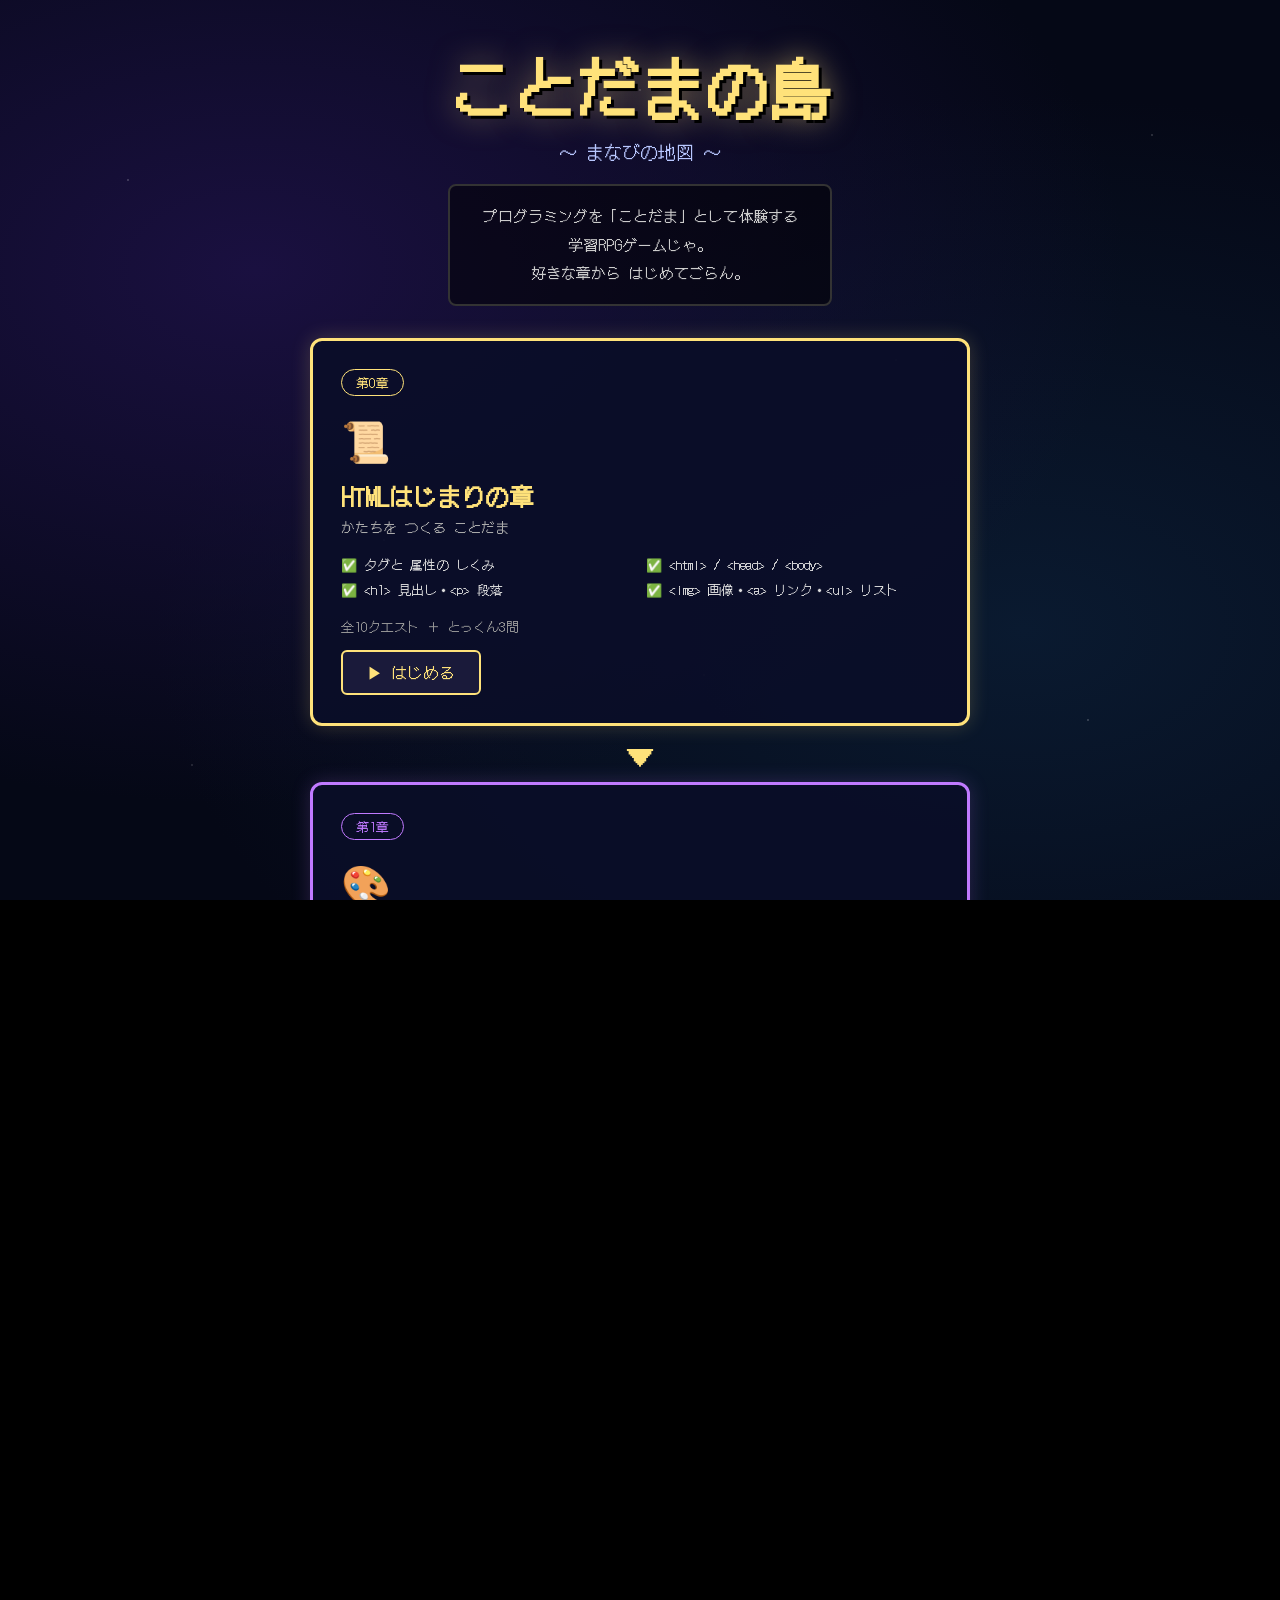
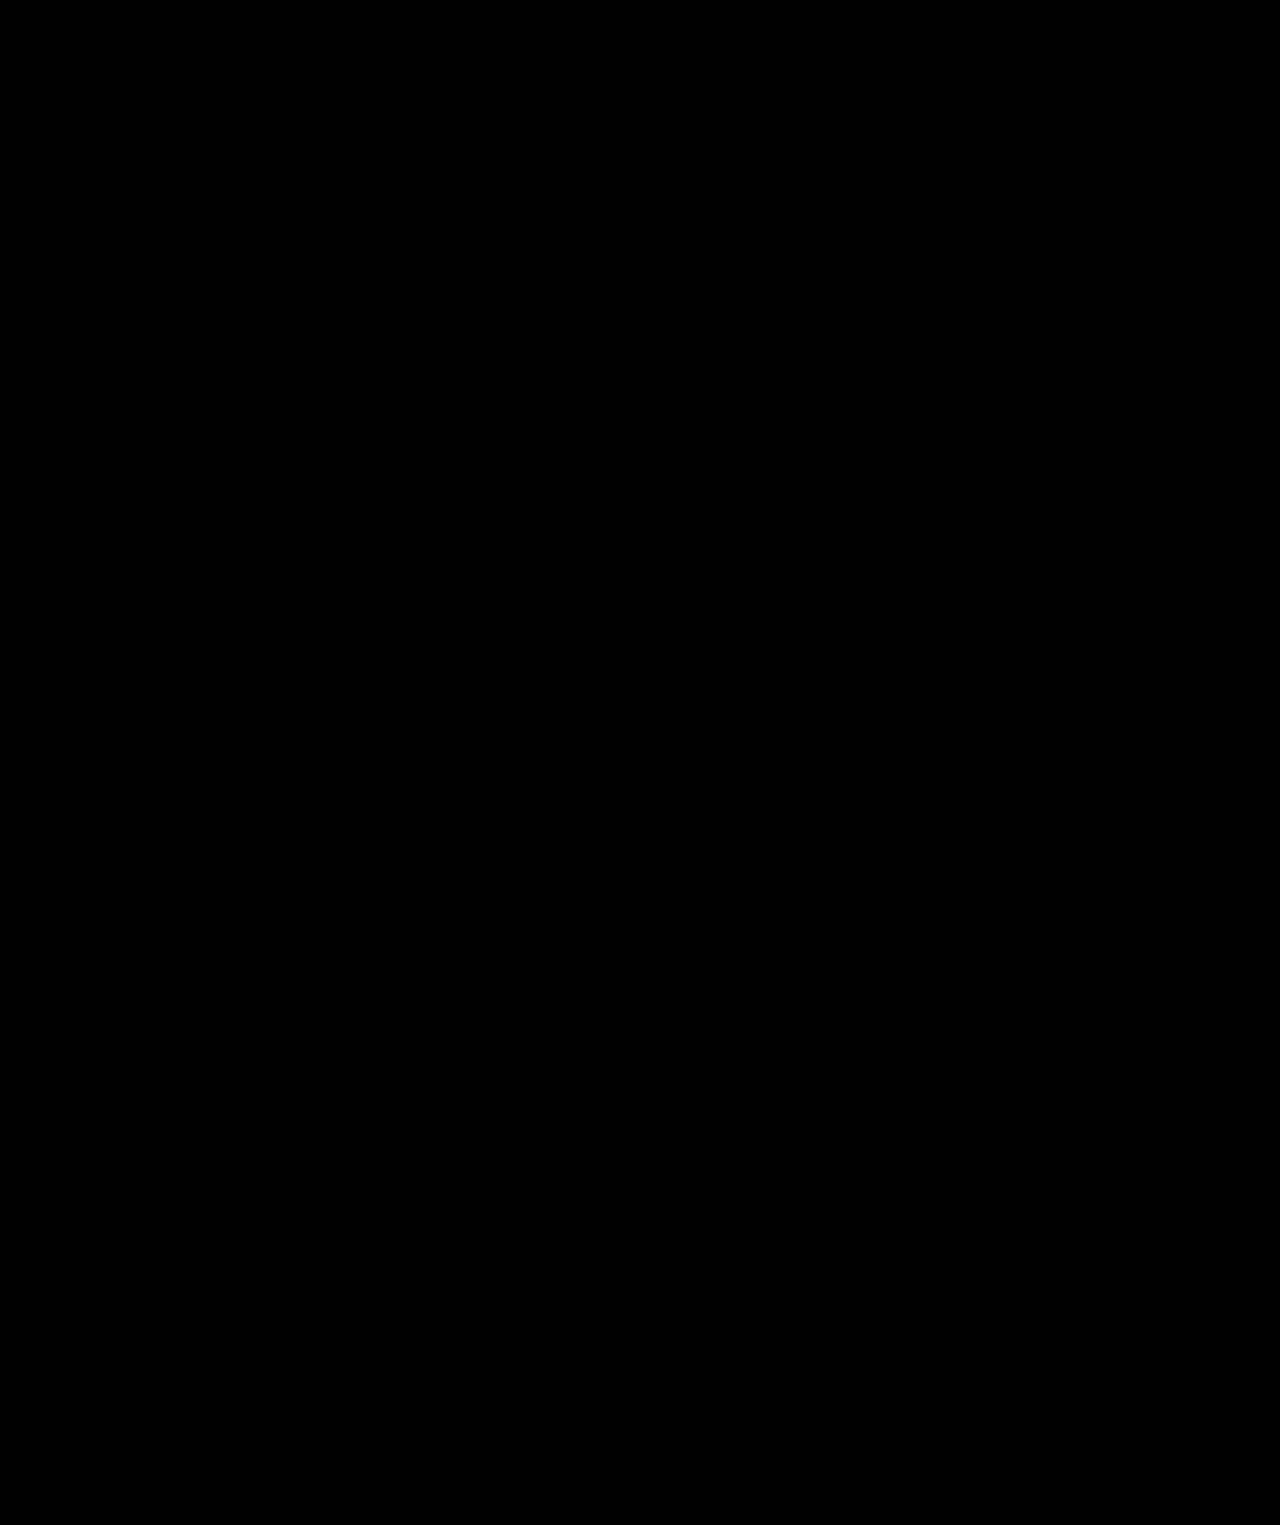
<file: index.html>
<!DOCTYPE html>
<html lang="ja">
<head>
  <meta charset="UTF-8">
  <meta name="viewport" content="width=device-width, initial-scale=1.0">
  <title>ことだまの島 ～まなびの地図～</title>
  <link href="https://fonts.googleapis.com/css2?family=DotGothic16&family=Yusei+Magic&display=swap" rel="stylesheet">
  <link rel="stylesheet" href="css/style.css">
  <link rel="stylesheet" href="css/home.css">
</head>
<body>
  <div class="home-wrap">

    <!-- タイトルロゴ -->
    <header class="home-header">
      <h1 class="home-logo">ことだまの島</h1>
      <p class="home-tagline">～ まなびの地図 ～</p>
      <p class="home-desc">
        プログラミングを「ことだま」として体験する<br>
        学習RPGゲームじゃ。<br>
        好きな章から はじめてごらん。
      </p>
    </header>

    <!-- 章選択カード -->
    <main class="chapter-map">

      <!-- 第0章：HTML編 -->
      <a href="html-game.html" class="chapter-card html-card">
        <div class="card-badge">第0章</div>
        <div class="card-icon">📜</div>
        <h2 class="card-title">HTMLはじまりの章</h2>
        <p class="card-subtitle">かたちを つくる ことだま</p>
        <ul class="card-skills">
          <li>✅ タグと 属性の しくみ</li>
          <li>✅ &lt;html&gt; / &lt;head&gt; / &lt;body&gt;</li>
          <li>✅ &lt;h1&gt; 見出し・&lt;p&gt; 段落</li>
          <li>✅ &lt;img&gt; 画像・&lt;a&gt; リンク・&lt;ul&gt; リスト</li>
        </ul>
        <div class="card-quests">全10クエスト ＋ とっくん3問</div>
        <div class="card-start">▶ はじめる</div>
      </a>

      <!-- 矢印 -->
      <div class="map-arrow">▼</div>

      <!-- 第1章：CSS編 -->
      <a href="css-game.html" class="chapter-card css-card">
        <div class="card-badge">第1章</div>
        <div class="card-icon">🎨</div>
        <h2 class="card-title">いろをぬる章</h2>
        <p class="card-subtitle">かざりを つける ことだま</p>
        <ul class="card-skills">
          <li>✅ &lt;style&gt; タグの しくみ</li>
          <li>✅ color / background-color</li>
          <li>✅ font-size / text-align</li>
          <li>✅ padding / クラスセレクタ</li>
        </ul>
        <div class="card-quests">全8クエスト ＋ とっくん3問</div>
        <div class="card-start">▶ はじめる</div>
      </a>

      <!-- 矢印 -->
      <div class="map-arrow">▼</div>

      <!-- 第2章：JavaScript編 -->
      <a href="js-game.html" class="chapter-card js-card-open">
        <div class="card-badge js-badge">第2章</div>
        <div class="card-icon">⚡</div>
        <h2 class="card-title js-card-title">うごきを あたえる章</h2>
        <p class="card-subtitle">いのちを ふきこむ ことだま</p>
        <ul class="card-skills">
          <li>✅ 変数（ことだま石）</li>
          <li>✅ 計算・文字のあつかい</li>
          <li>✅ if文・forループ</li>
          <li>✅ 配列・関数（まほうのなまえ）</li>
        </ul>
        <div class="card-quests">全10クエスト ＋ とっくん3問</div>
        <div class="card-start js-card-start">▶ はじめる</div>
      </a>

      <!-- 矢印 -->
      <div class="map-arrow">▼</div>

      <!-- 第3章：DOM操作編 -->
      <a href="dom-game.html" class="chapter-card dom-card">
        <div class="card-badge dom-badge">第3章</div>
        <div class="card-icon">🪄</div>
        <h2 class="card-title dom-card-title">ページを あやつる章</h2>
        <p class="card-subtitle">3つの ちからを つなぐ ことだま</p>
        <ul class="card-skills">
          <li>✅ getElementById・textContent</li>
          <li>✅ style・classList（CSS連携）</li>
          <li>✅ addEventListener（ボタンで動く！）</li>
          <li>✅ ミニアプリ「メモちょう」を 作る</li>
        </ul>
        <div class="card-quests">全10クエスト ＋ とっくん3問（アプリ自作）</div>
        <div class="card-start dom-card-start">▶ はじめる</div>
      </a>

      <!-- 矢印 -->
      <div class="map-arrow">▼</div>

      <!-- 第4章：レイアウト編 -->
      <a href="layout-game.html" class="chapter-card layout-card">
        <div class="card-badge layout-badge">第4章</div>
        <div class="card-icon">📐</div>
        <h2 class="card-title layout-card-title">ならべる章</h2>
        <p class="card-subtitle">ばしょを あやつる ことだま</p>
        <ul class="card-skills">
          <li>✅ &lt;div&gt;（みえない はこ）</li>
          <li>✅ display: flex・gap（よこならべ）</li>
          <li>✅ どまんなか配置・flex: 1</li>
          <li>✅ カードならべ・ナビバー・ミニサイト</li>
        </ul>
        <div class="card-quests">全8クエスト ＋ とっくん3問</div>
        <div class="card-start layout-card-start">▶ はじめる</div>
      </a>

      <!-- 矢印 -->
      <div class="map-arrow">▼</div>

      <!-- 本編：Code of History（全4章クリアで解放） -->
      <a href="../Code of History/index.html" class="chapter-card honhen-card locked" id="honhen-card">
        <div class="card-badge honhen-badge">本編</div>
        <div class="card-icon">🏛</div>
        <h2 class="card-title honhen-title">Code of History</h2>
        <p class="card-subtitle">あんごうの れきしを かけぬける だいぼうけん</p>
        <p class="honhen-message" id="honhen-message">🔒 4つの章を すべてクリアすると とびらが ひらく…</p>
        <div class="card-start honhen-start" id="honhen-start" hidden>▶ 本編へ 旅立つ</div>
      </a>

    </main>

    <!-- どうぐばこ（大全・じゆうちょう） -->
    <nav class="title-nav">
      <a href="taizen.html" class="nav-link">📖 ことだま大全（まなびの チートシート）</a>
      <a href="jiyucho.html" class="nav-link">✏️ じゆうちょう（すきに つくる）</a>
    </nav>

    <!-- フッターメッセージ -->
    <footer class="home-footer">
      <p>💡 わからなくなったら「ヒント」ボタンを つかえるぞ。<br>
         ゆっくり じぶんのペースで すすんでよいのじゃ。</p>
    </footer>

  </div>

  <script src="js/home.js"></script>
</body>
</html>
</file>
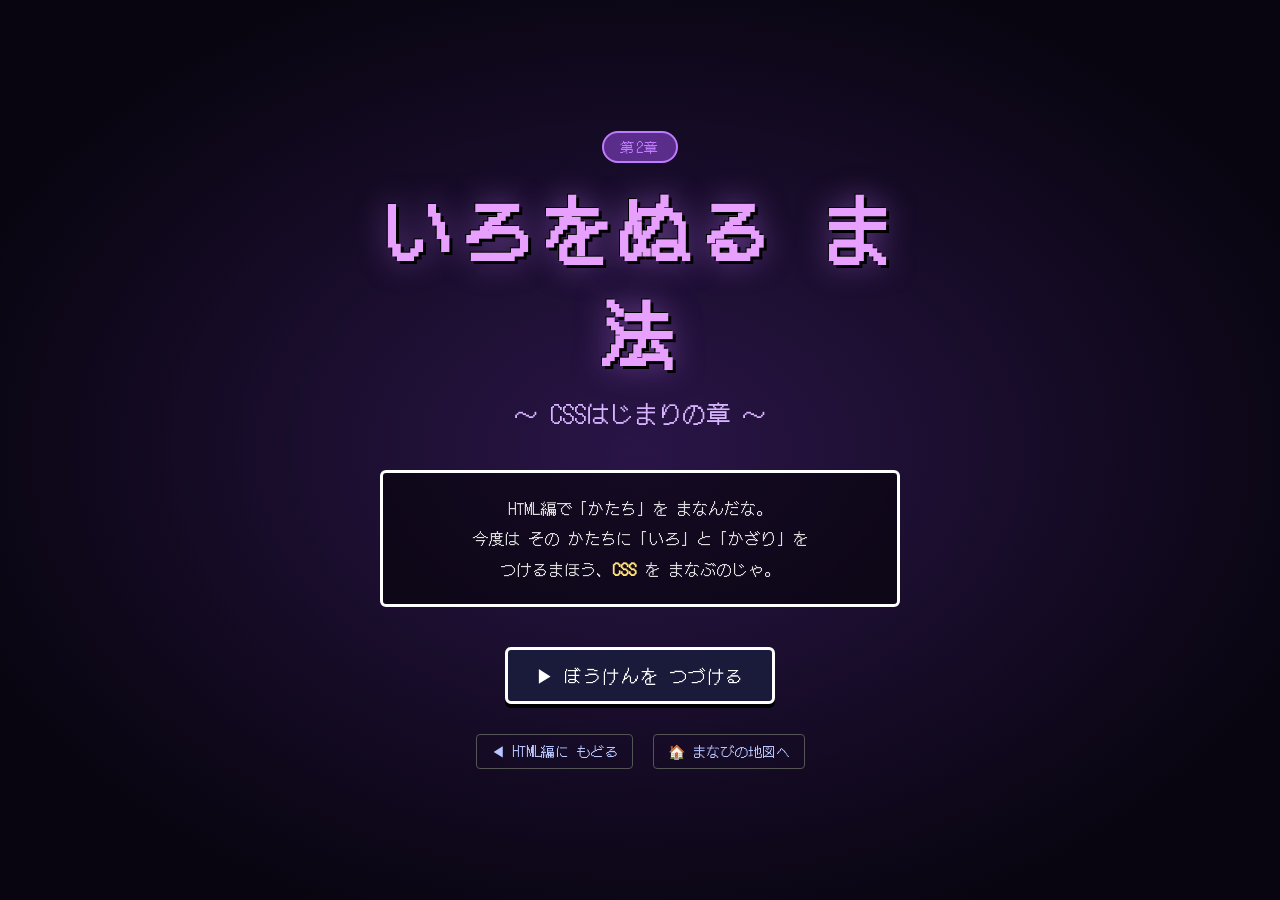
<file: css-game.html>
<!DOCTYPE html>
<html lang="ja">
<head>
  <meta charset="UTF-8">
  <meta name="viewport" content="width=device-width, initial-scale=1.0">
  <title>ことだまの島 ～いろをぬる章～</title>
  <link href="https://fonts.googleapis.com/css2?family=DotGothic16&family=Yusei+Magic&display=swap" rel="stylesheet">
  <link rel="stylesheet" href="css/style.css">
  <link rel="stylesheet" href="css/css-game.css">
</head>
<body>

  <!-- タイトル画面 -->
  <section id="title-screen" class="screen active">
    <div class="title-inner">
      <p class="chapter-badge">第2章</p>
      <h1 class="game-title">いろをぬる ま法</h1>
      <p class="game-subtitle">～ CSSはじまりの章 ～</p>
      <p class="title-desc">
        HTML編で「かたち」を まなんだな。<br>
        今度は その かたちに「いろ」と「かざり」を<br>
        つけるまほう、<strong style="color:#ffe27a;">CSS</strong> を まなぶのじゃ。
      </p>
      <button id="start-button" class="dq-button">▶ ぼうけんを つづける</button>
      <div class="title-extra-buttons">
        <button id="continue-save-button" class="dq-button is-hidden">▶ つづきから</button>
        <button id="training-button" class="dq-button gray is-hidden">🔥 とっくんモード</button>
      </div>
      <div class="title-nav" style="margin-top:16px;">
        <a href="html-game.html" class="nav-link">◀ HTML編に もどる</a>
        <a href="index.html" class="nav-link">🏠 まなびの地図へ</a>
      </div>
    </div>
  </section>

  <!-- ゲーム本編画面 -->
  <section id="game-screen" class="screen">

    <!-- 上部ステータスバー -->
    <header class="status-bar">
      <span class="status-item">🎨 クエスト <strong id="quest-number">1</strong> / <span id="quest-total">8</span></span>
      <span class="status-item">⭐ Lv <strong id="player-level">1</strong></span>
      <span class="status-item quest-title-display">クエスト名：<strong id="quest-title">　</strong></span>
      <button id="zukan-button" class="dq-button small gray zukan-btn">📖 ずかん</button>
    </header>

    <!-- メイン3分割エリア（左:CSS入力 / 中:HTML表示 / 右:プレビュー） -->
    <main class="main-area css-layout">

      <!-- 左：CSSエディタ -->
      <article class="panel editor-panel">
        <div class="panel-header">🎨 まほうのふくろ（CSSを かく）</div>
        <textarea id="code-editor" spellcheck="false" autocomplete="off"></textarea>
        <div class="editor-buttons">
          <button id="run-button" class="dq-button small">✨ となえる</button>
          <button id="hint-button" class="dq-button small gray">💡 ヒント</button>
          <button id="reset-button" class="dq-button small gray">↺ もどす</button>
        </div>
      </article>

      <!-- 右：プレビュー（実体化した世界） -->
      <article class="panel preview-panel">
        <div class="panel-header">✨ じったいかした せかい</div>
        <iframe id="preview-frame" title="プレビュー"></iframe>
      </article>

    </main>

    <!-- 下部メッセージウィンドウ -->
    <footer class="message-window">
      <div class="message-speaker" id="message-speaker">🧙 ことだま の せいれい</div>
      <div class="message-text" id="message-text">　</div>
      <button id="next-button" class="next-arrow">▼</button>
    </footer>
  </section>

  <!-- クエストクリア用モーダル -->
  <div id="clear-modal" class="modal hidden">
    <div class="modal-content">
      <h2 class="modal-title">🎨 クエストクリア！ 🎨</h2>
      <div class="reveal-box">
        <p class="reveal-label" id="reveal-label">じつは これは…</p>
        <p class="reveal-name" id="reveal-name">　</p>
        <p class="reveal-desc" id="reveal-desc">　</p>
      </div>
      <button id="continue-button" class="dq-button">▶ つぎへ すすむ</button>
    </div>
  </div>

  <!-- エンディングモーダル -->
  <div id="ending-modal" class="modal hidden">
    <div class="modal-content ending">
      <h2 class="modal-title">🎉 CSS章 クリア！ 🎉</h2>
      <p class="ending-text">
        おめでとう！<br>
        あなたは「いろをぬる ま法」を みにつけた。<br><br>
        HTMLで かたちを つくり、<br>
        CSSで いろと かざりを つける。<br>
        これが Webページの きほんじゃ。<br><br>
        つぎは「うごきを あたえる ま法」<br>
        <strong style="color:#ffe27a;">JavaScript</strong> が まっているぞ。
      </p>
      <div class="ending-buttons">
        <button id="ending-training-button" class="dq-button">🔥 とっくんモードへ</button>
        <a href="js-game.html" id="next-chapter-button" class="dq-button" style="display:inline-block;text-decoration:none;">▶ JavaScript編へ すすむ ⚡</a>
        <button id="restart-button" class="dq-button gray small">↺ もういちど あそぶ</button>
      </div>
    </div>
  </div>

  <!-- 特訓モードクリアモーダル -->
  <div id="review-ending-modal" class="modal hidden">
    <div class="modal-content ending">
      <h2 class="modal-title">👑 とっくん ぜんもん クリア！ 👑</h2>
      <p class="ending-text">
        みごとじゃ…！<br>
        なにも みずに、白紙から<br>
        ページを かざれるように なった。<br><br>
        いろぬりの ま法は 免許皆伝じゃ。<br>
        つぎは「うごきを あたえる ま法（JavaScript）」で<br>
        ページに いのちを ふきこむのじゃ！
      </p>
      <div class="ending-buttons">
        <a href="js-game.html" class="dq-button" style="display:inline-block;text-decoration:none;">▶ JavaScript編へ すすむ ⚡</a>
        <button id="review-retry-button" class="dq-button gray small">🔥 もういちど とっくん</button>
        <button id="review-back-button" class="dq-button gray small">🏠 タイトルへ もどる</button>
      </div>
    </div>
  </div>

  <!-- ことだま図鑑モーダル -->
  <div id="zukan-modal" class="modal hidden">
    <div class="modal-content zukan-content">
      <h2 class="modal-title">📖 ことだま図鑑（CSS編）</h2>
      <p class="zukan-note">クリアした クエストの「ことだま」が ここに きろくされるぞ。</p>
      <div id="zukan-list" class="zukan-list"></div>
      <button id="zukan-close-button" class="dq-button gray small">✕ とじる</button>
    </div>
  </div>

  <script src="js/common.js"></script>
  <script src="js/css-quests.js"></script>
  <script src="js/css-main.js"></script>
</body>
</html>
</file>
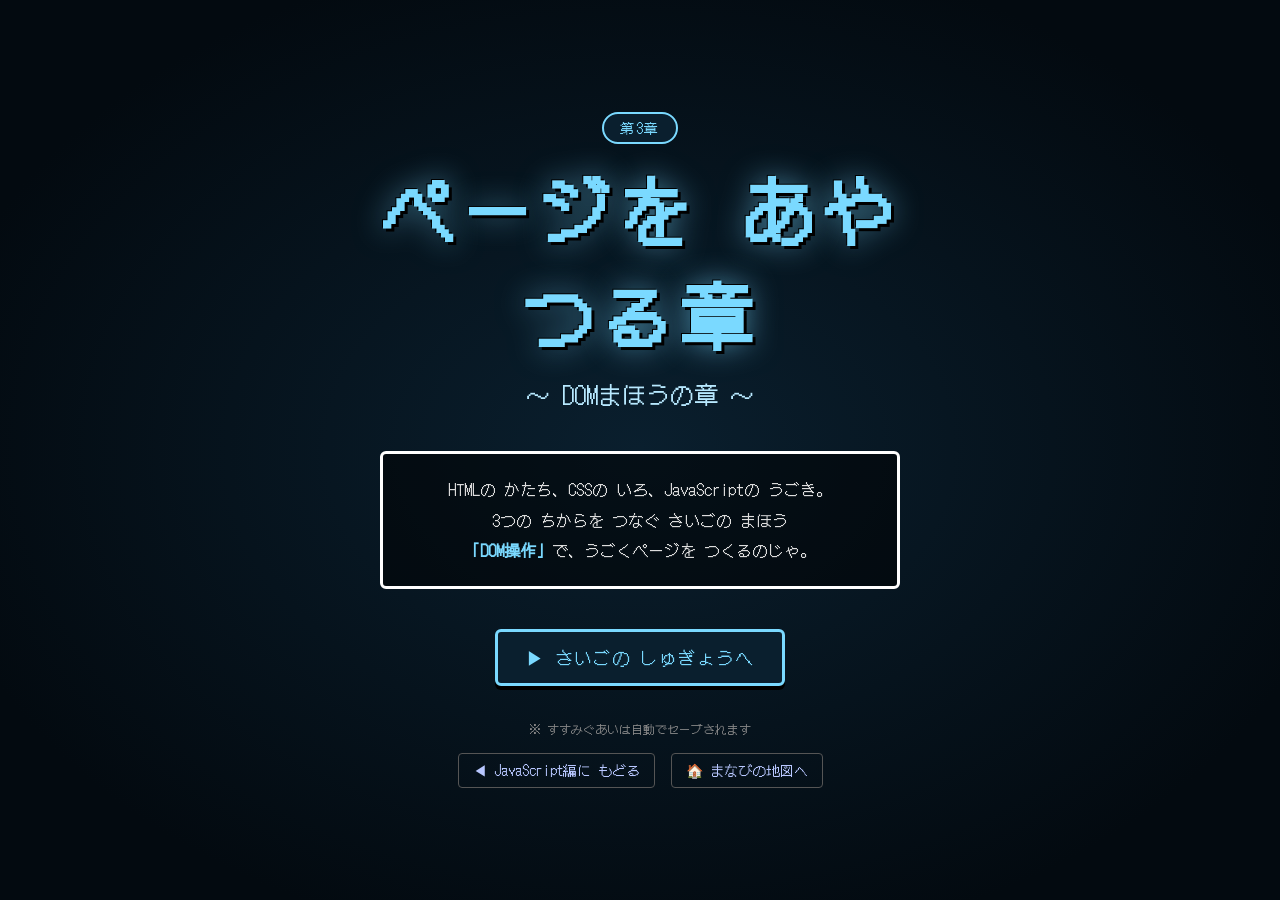
<file: dom-game.html>
<!DOCTYPE html>
<html lang="ja">
<head>
  <meta charset="UTF-8">
  <meta name="viewport" content="width=device-width, initial-scale=1.0">
  <title>ことだまの島 ～ページを あやつる章～</title>
  <link href="https://fonts.googleapis.com/css2?family=DotGothic16&family=Yusei+Magic&display=swap" rel="stylesheet">
  <link rel="stylesheet" href="css/style.css">
  <link rel="stylesheet" href="css/dom-game.css">
</head>
<body>

  <!-- タイトル画面 -->
  <section id="title-screen" class="screen active">
    <div class="title-inner">
      <p class="chapter-badge-dom">第3章</p>
      <h1 class="game-title dom-title">ページを あやつる章</h1>
      <p class="game-subtitle dom-subtitle">～ DOMまほうの章 ～</p>
      <p class="title-desc">
        HTMLの かたち、CSSの いろ、JavaScriptの うごき。<br>
        3つの ちからを つなぐ さいごの まほう<br>
        <strong style="color:#7ad9ff;">「DOM操作」</strong>で、うごくページを つくるのじゃ。
      </p>
      <button id="start-button" class="dq-button dom-btn">▶ さいごの しゅぎょうへ</button>
      <div class="title-extra-buttons">
        <button id="continue-save-button" class="dq-button dom-btn is-hidden">▶ つづきから</button>
        <button id="training-button" class="dq-button gray is-hidden">🔥 とっくんモード</button>
      </div>
      <p class="title-hint">※ すすみぐあいは自動でセーブされます</p>
      <div class="title-nav" style="margin-top:16px;">
        <a href="js-game.html" class="nav-link">◀ JavaScript編に もどる</a>
        <a href="index.html" class="nav-link">🏠 まなびの地図へ</a>
      </div>
    </div>
  </section>

  <!-- ゲーム本編画面 -->
  <section id="game-screen" class="screen">

    <!-- 上部ステータスバー -->
    <header class="status-bar dom-statusbar">
      <span class="status-item">🪄 クエスト <strong id="quest-number">1</strong> / <span id="quest-total">10</span></span>
      <span class="status-item">⭐ Lv <strong id="player-level">1</strong></span>
      <span class="status-item quest-title-display">クエスト名：<strong id="quest-title">　</strong></span>
      <button id="zukan-button" class="dq-button small gray zukan-btn">📖 ずかん</button>
    </header>

    <!-- メイン2分割エリア（左:JSエディタ / 右:うごくページ） -->
    <main class="main-area dom-layout">

      <!-- 左：JSエディタ -->
      <article class="panel editor-panel">
        <div class="panel-header dom-panel-header">
          🪄 まほうのスクロール（JavaScriptを かく）
        </div>
        <div class="editor-line-wrap">
          <div id="line-numbers" class="line-numbers"></div>
          <textarea id="code-editor" spellcheck="false" autocomplete="off" autocorrect="off" autocapitalize="off"></textarea>
        </div>
        <div class="editor-buttons">
          <button id="run-button" class="dq-button small dom-btn">✨ となえる</button>
          <button id="hint-button" class="dq-button small gray">💡 ヒント</button>
          <button id="reset-button" class="dq-button small gray">↺ もどす</button>
        </div>
      </article>

      <!-- 右：あやつる相手のページ -->
      <article class="panel preview-panel">
        <div class="panel-header dom-panel-header">🌐 いきている ページ（さわって ためせる）</div>
        <iframe id="preview-frame" title="うごくページのプレビュー"></iframe>
      </article>

    </main>

    <!-- 下部メッセージウィンドウ -->
    <footer class="message-window dom-message">
      <div class="message-speaker" id="message-speaker">🧙 ことだま の せいれい</div>
      <div class="message-text" id="message-text">　</div>
      <button id="next-button" class="next-arrow">▼</button>
    </footer>
  </section>

  <!-- クエストクリア用モーダル -->
  <div id="clear-modal" class="modal hidden">
    <div class="modal-content dom-modal">
      <h2 class="modal-title dom-modal-title">🪄 クエストクリア！ 🪄</h2>
      <div class="reveal-box dom-reveal-box">
        <p class="reveal-label" id="reveal-label">じつは これは…</p>
        <p class="reveal-name dom-reveal-name" id="reveal-name">　</p>
        <p class="reveal-desc" id="reveal-desc">　</p>
      </div>
      <button id="continue-button" class="dq-button dom-btn">▶ つぎへ すすむ</button>
    </div>
  </div>

  <!-- エンディングモーダル -->
  <div id="ending-modal" class="modal hidden">
    <div class="modal-content ending dom-modal">
      <h2 class="modal-title dom-modal-title">🎉 ぜん章 クリア！ 🎉</h2>
      <p class="ending-text">
        おめでとう！！<br>
        HTML・CSS・JavaScript・DOM操作——<br>
        Webの 4つの ちからを すべて つないだ！<br><br>
        さいごに つくった「ことだまの メモちょう」は<br>
        ほんものの アプリじゃ。もちかえって<br>
        じぶんの パソコンで つかえるぞ。<br><br>
        ことだまの島の しゅぎょうは これにて かんりょう。<br>
        ここから さきは、そなたじしんの ぼうけんじゃ！
      </p>
      <div class="ending-buttons">
        <button id="download-button" class="dq-button dom-btn">💾 メモちょうを もちかえる</button>
        <button id="ending-training-button" class="dq-button dom-btn">🔥 とっくんモードへ（アプリ自作）</button>
        <a href="layout-game.html" class="dq-button dom-btn" style="display:inline-block;text-decoration:none;">▶ 第4章 ならべる章へ</a>
        <a href="index.html" class="dq-button gray small" style="display:inline-block;text-decoration:none;">🏠 まなびの地図へ</a>
        <button id="restart-button" class="dq-button gray small">↺ もういちど あそぶ</button>
      </div>
    </div>
  </div>

  <!-- 特訓モードクリアモーダル -->
  <div id="review-ending-modal" class="modal hidden">
    <div class="modal-content ending dom-modal">
      <h2 class="modal-title dom-modal-title">👑 とっくん ぜんもん クリア！ 👑</h2>
      <p class="ending-text">
        しんじられぬ…！<br>
        お題だけを みて、白紙から<br>
        3つの ミニアプリを つくりあげた！<br><br>
        いいねボタン、あいことばの とびら、<br>
        こわれない こんだてボード——<br>
        もう そなたに おしえることは なにもない。<br><br>
        ここから さきは、じぶんの つくりたいものを<br>
        つくる ぼうけんじゃ。いってらっしゃい！
      </p>
      <div class="ending-buttons">
        <a href="index.html" class="dq-button dom-btn" style="display:inline-block;text-decoration:none;">🏠 まなびの地図へ</a>
        <button id="review-retry-button" class="dq-button gray small">🔥 もういちど とっくん</button>
        <button id="review-back-button" class="dq-button gray small">▶ タイトルへ もどる</button>
      </div>
    </div>
  </div>

  <!-- ことだま図鑑モーダル -->
  <div id="zukan-modal" class="modal hidden">
    <div class="modal-content zukan-content dom-modal">
      <h2 class="modal-title dom-modal-title">📖 ことだま図鑑（DOM編）</h2>
      <p class="zukan-note">クリアした クエストの「ことだま」が ここに きろくされるぞ。</p>
      <div id="zukan-list" class="zukan-list"></div>
      <button id="zukan-close-button" class="dq-button gray small">✕ とじる</button>
    </div>
  </div>

  <script src="js/common.js"></script>
  <script src="js/dom-quests.js"></script>
  <script src="js/dom-main.js"></script>
</body>
</html>
</file>
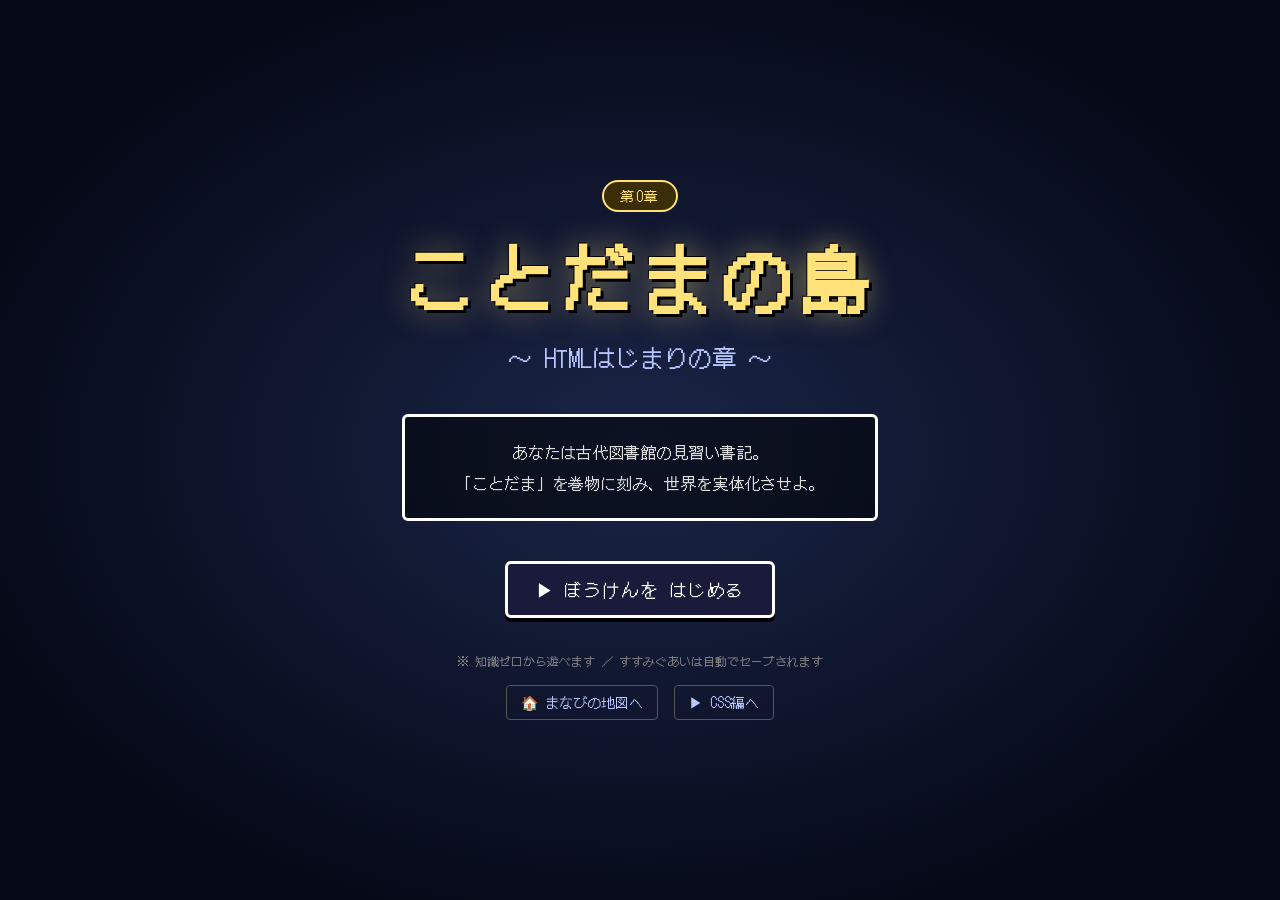
<file: html-game.html>
<!DOCTYPE html>
<html lang="ja">
<head>
  <meta charset="UTF-8">
  <meta name="viewport" content="width=device-width, initial-scale=1.0">
  <title>ことだまの島 ～HTMLはじまりの章～</title>
  <link href="https://fonts.googleapis.com/css2?family=DotGothic16&family=Yusei+Magic&display=swap" rel="stylesheet">
  <link rel="stylesheet" href="css/style.css">
</head>
<body>
  <!-- タイトル画面 -->
  <section id="title-screen" class="screen active">
    <div class="title-inner">
      <p class="chapter-badge-html">第0章</p>
      <h1 class="game-title">ことだまの島</h1>
      <p class="game-subtitle">～ HTMLはじまりの章 ～</p>
      <p class="title-desc">
        あなたは古代図書館の見習い書記。<br>
        「ことだま」を巻物に刻み、世界を実体化させよ。
      </p>
      <button id="start-button" class="dq-button">▶ ぼうけんを はじめる</button>
      <div class="title-extra-buttons">
        <button id="continue-save-button" class="dq-button is-hidden">▶ つづきから</button>
        <button id="training-button" class="dq-button gray is-hidden">🔥 とっくんモード</button>
      </div>
      <p class="title-hint">※ 知識ゼロから遊べます ／ すすみぐあいは自動でセーブされます</p>
      <div class="title-nav" style="margin-top:16px;">
        <a href="home.html" class="nav-link">🏠 まなびの地図へ</a>
        <a href="css-game.html" class="nav-link">▶ CSS編へ</a>
      </div>
    </div>
  </section>

  <!-- ゲーム本編画面 -->
  <section id="game-screen" class="screen">
    <!-- 上部ステータスバー -->
    <header class="status-bar">
      <span class="status-item">📜 クエスト <strong id="quest-number">1</strong> / <span id="quest-total">10</span></span>
      <span class="status-item">⭐ Lv <strong id="player-level">1</strong></span>
      <span class="status-item quest-title-display">クエスト名：<strong id="quest-title">　</strong></span>
      <button id="zukan-button" class="dq-button small gray zukan-btn">📖 ずかん</button>
    </header>

    <!-- メイン2分割エリア -->
    <main class="main-area">
      <!-- 左：巻物（エディタ） -->
      <article class="panel editor-panel">
        <div class="panel-header">📜 まきもの（ここに ことだまを かく）</div>
        <textarea id="code-editor" spellcheck="false" autocomplete="off"></textarea>
        <div class="editor-buttons">
          <button id="run-button" class="dq-button small">✨ となえる</button>
          <button id="hint-button" class="dq-button small gray">💡 ヒント</button>
          <button id="reset-button" class="dq-button small gray">↺ もどす</button>
        </div>
      </article>

      <!-- 右：実体化した世界（プレビュー） -->
      <article class="panel preview-panel">
        <div class="panel-header">✨ じったいかした せかい</div>
        <iframe id="preview-frame" title="プレビュー"></iframe>
      </article>
    </main>

    <!-- 下部メッセージウィンドウ（ドラクエ風） -->
    <footer class="message-window">
      <div class="message-speaker" id="message-speaker">🧙 ことだま の せいれい</div>
      <div class="message-text" id="message-text">　</div>
      <button id="next-button" class="next-arrow">▼</button>
    </footer>
  </section>

  <!-- クエストクリア用モーダル -->
  <div id="clear-modal" class="modal hidden">
    <div class="modal-content">
      <h2 class="modal-title">⭐ クエストクリア！ ⭐</h2>
      <div class="reveal-box">
        <p class="reveal-label" id="reveal-label">じつは これは…</p>
        <p class="reveal-name" id="reveal-name">　</p>
        <p class="reveal-desc" id="reveal-desc">　</p>
      </div>
      <button id="continue-button" class="dq-button">▶ つぎへ すすむ</button>
    </div>
  </div>

  <!-- エンディングモーダル（本編クリア） -->
  <div id="ending-modal" class="modal hidden">
    <div class="modal-content ending">
      <h2 class="modal-title">🎉 ぜんクエスト クリア！ 🎉</h2>
      <p class="ending-text">
        おめでとう！<br>
        あなたは「ことだま」の しくみを みにつけた。<br><br>
        じぶんで かいた まきものを<br>
        「もちかえる」と、ほんものの HTMLファイルとして<br>
        じぶんの パソコンで ひらけるぞ！<br><br>
        ちからだめしを したいなら「とっくんモード」、<br>
        つぎの まほうを まなぶなら「CSS編」じゃ！
      </p>
      <div class="ending-buttons">
        <button id="download-button" class="dq-button">💾 まきものを もちかえる</button>
        <button id="ending-training-button" class="dq-button">🔥 とっくんモードへ</button>
        <a href="css-game.html" class="dq-button" style="display:inline-block;text-decoration:none;">▶ CSS編へ すすむ</a>
        <button id="restart-button" class="dq-button gray small">↺ もういちど あそぶ</button>
      </div>
    </div>
  </div>

  <!-- 特訓モードクリアモーダル -->
  <div id="review-ending-modal" class="modal hidden">
    <div class="modal-content ending">
      <h2 class="modal-title">👑 とっくん ぜんもん クリア！ 👑</h2>
      <p class="ending-text">
        みごとじゃ…！<br>
        なにも みずに、まっしろな まきものから<br>
        ページを つくれるように なった。<br><br>
        そなたは もう りっぱな「ことだま つかい」。<br>
        つぎは「いろをぬる まほう（CSS）」で<br>
        ページを うつくしく かざるのじゃ！
      </p>
      <div class="ending-buttons">
        <a href="css-game.html" class="dq-button" style="display:inline-block;text-decoration:none;">▶ CSS編へ すすむ</a>
        <button id="review-retry-button" class="dq-button gray small">🔥 もういちど とっくん</button>
        <button id="review-back-button" class="dq-button gray small">🏠 タイトルへ もどる</button>
      </div>
    </div>
  </div>

  <!-- ことだま図鑑モーダル -->
  <div id="zukan-modal" class="modal hidden">
    <div class="modal-content zukan-content">
      <h2 class="modal-title">📖 ことだま図鑑</h2>
      <p class="zukan-note">クリアした クエストの「ことだま」が ここに きろくされるぞ。</p>
      <div id="zukan-list" class="zukan-list"></div>
      <button id="zukan-close-button" class="dq-button gray small">✕ とじる</button>
    </div>
  </div>

  <style>
    .chapter-badge-html {
      display: inline-block;
      background: #3a2d08;
      border: 2px solid #ffe27a;
      border-radius: 20px;
      padding: 4px 16px;
      font-size: 14px;
      color: #ffe27a;
      margin-bottom: 12px;
      letter-spacing: 0.1em;
    }
  </style>

  <script src="js/common.js"></script>
  <script src="js/quests.js"></script>
  <script src="js/main.js"></script>
</body>
</html>
</file>
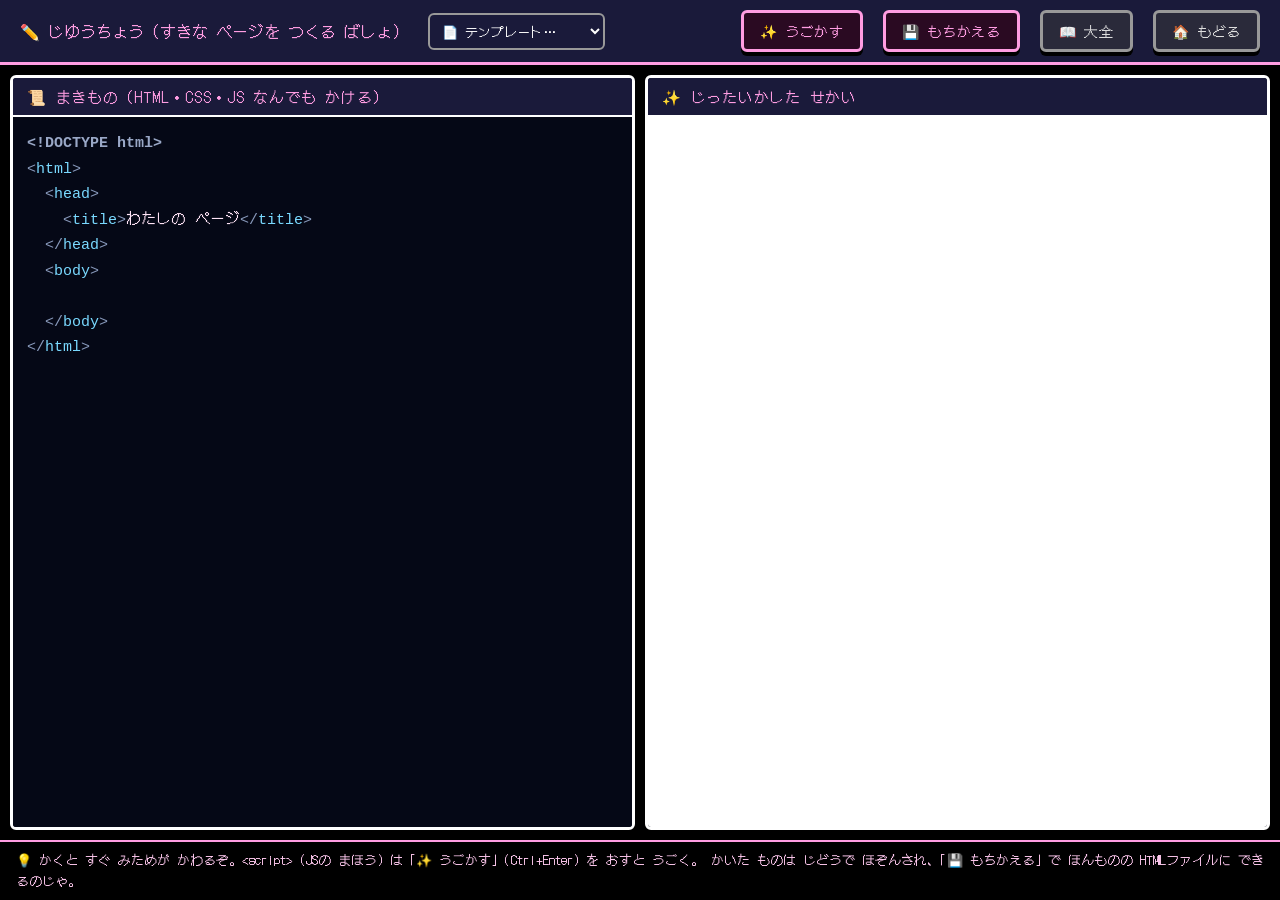
<file: jiyucho.html>
<!DOCTYPE html>
<html lang="ja">
<head>
  <meta charset="UTF-8">
  <meta name="viewport" content="width=device-width, initial-scale=1.0">
  <title>じゆうちょう ～ことだまの島～</title>
  <link href="https://fonts.googleapis.com/css2?family=DotGothic16&family=Yusei+Magic&display=swap" rel="stylesheet">
  <link rel="stylesheet" href="css/style.css">
  <style>
    /* じゆうちょう専用の調整 */
    #jiyucho-screen {
      display: flex;
      flex-direction: column;
      width: 100vw;
      height: 100vh;
    }
    .jiyucho-bar {
      border-bottom-color: #ff9de2;
    }
    .jiyucho-bar .bar-title {
      color: #ff9de2;
      font-size: 16px;
    }
    .jiyucho-btn {
      background: #2a0a22;
      border-color: #ff9de2;
      color: #ff9de2;
    }
    .jiyucho-btn:hover {
      background: #3d0d32;
      box-shadow: 0 6px 0 #000, 0 0 12px rgba(255, 157, 226, 0.3);
    }
    #template-select {
      font-family: inherit;
      font-size: 13px;
      background: #1a1a3a;
      color: #fff;
      border: 2px solid #999;
      border-radius: 6px;
      padding: 6px 8px;
      cursor: pointer;
    }
    .jiyucho-tip {
      padding: 8px 16px;
      background: #000;
      border-top: 2px solid #ff9de2;
      font-size: 13px;
      color: #ffc9ef;
      line-height: 1.6;
    }
    #code-editor {
      color: #ffe3f6;
    }
  </style>
</head>
<body>

  <section id="jiyucho-screen">

    <!-- 上部バー -->
    <header class="status-bar jiyucho-bar">
      <span class="bar-title">✏️ じゆうちょう（すきな ページを つくる ばしょ）</span>
      <select id="template-select" title="テンプレートから はじめる">
        <option value="">📄 テンプレート…</option>
        <option value="blank">まっしろな まきもの</option>
        <option value="profile">じこしょうかいページ</option>
        <option value="app">うごくボタンの ページ</option>
      </select>
      <span class="quest-title-display"></span>
      <button id="run-button" class="dq-button small jiyucho-btn">✨ うごかす</button>
      <button id="download-button" class="dq-button small jiyucho-btn">💾 もちかえる</button>
      <a href="taizen.html" class="dq-button small gray" style="text-decoration:none;">📖 大全</a>
      <a href="index.html" class="dq-button small gray" style="text-decoration:none;">🏠 もどる</a>
    </header>

    <!-- メイン2分割 -->
    <main class="main-area">
      <article class="panel editor-panel">
        <div class="panel-header" style="color:#ff9de2;">📜 まきもの（HTML・CSS・JS なんでも かける）</div>
        <textarea id="code-editor" spellcheck="false" autocomplete="off" autocorrect="off" autocapitalize="off"></textarea>
      </article>
      <article class="panel preview-panel">
        <div class="panel-header" style="color:#ff9de2;">✨ じったいかした せかい</div>
        <iframe id="preview-frame" title="プレビュー"></iframe>
      </article>
    </main>

    <!-- 下部ヒント -->
    <footer class="jiyucho-tip">
      💡 かくと すぐ みためが かわるぞ。&lt;script&gt;（JSの まほう）は「✨ うごかす」（Ctrl+Enter）を おすと うごく。
      かいた ものは じどうで ほぞんされ、「💾 もちかえる」で ほんものの HTMLファイルに できるのじゃ。
    </footer>

  </section>

  <script src="js/common.js"></script>
  <script src="js/jiyucho.js"></script>
</body>
</html>
</file>
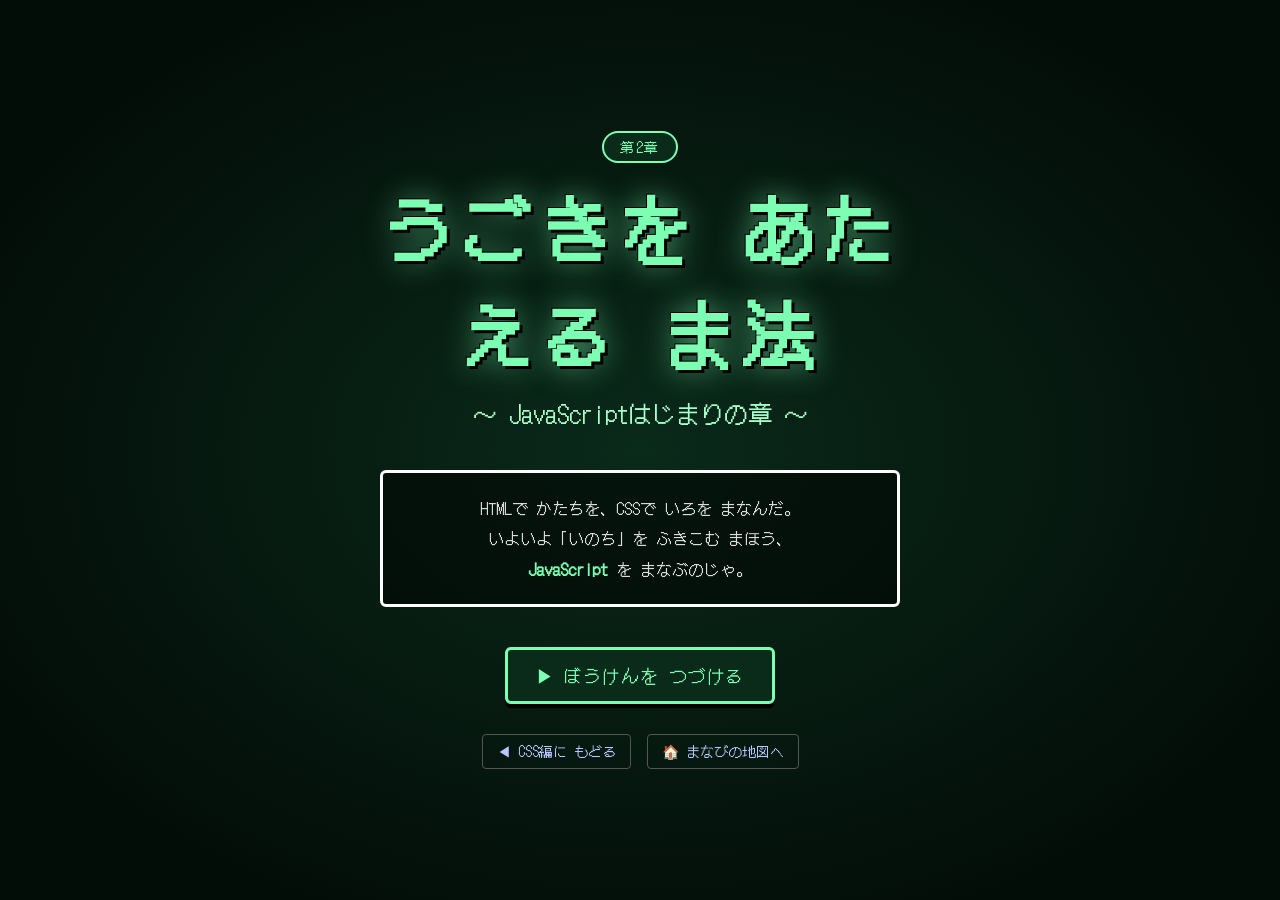
<file: js-game.html>
<!DOCTYPE html>
<html lang="ja">
<head>
  <meta charset="UTF-8">
  <meta name="viewport" content="width=device-width, initial-scale=1.0">
  <title>ことだまの島 ～うごきを あたえる章～</title>
  <link href="https://fonts.googleapis.com/css2?family=DotGothic16&family=Yusei+Magic&display=swap" rel="stylesheet">
  <link rel="stylesheet" href="css/style.css">
  <link rel="stylesheet" href="css/js-game.css">
</head>
<body>

  <!-- タイトル画面 -->
  <section id="title-screen" class="screen active">
    <div class="title-inner">
      <p class="chapter-badge-js">第2章</p>
      <h1 class="game-title js-title">うごきを あたえる ま法</h1>
      <p class="game-subtitle js-subtitle">～ JavaScriptはじまりの章 ～</p>
      <p class="title-desc">
        HTMLで かたちを、CSSで いろを まなんだ。<br>
        いよいよ「いのち」を ふきこむ まほう、<br>
        <strong style="color:#7dffb3;">JavaScript</strong> を まなぶのじゃ。
      </p>
      <button id="start-button" class="dq-button js-btn">▶ ぼうけんを つづける</button>
      <div class="title-extra-buttons">
        <button id="continue-save-button" class="dq-button js-btn is-hidden">▶ つづきから</button>
        <button id="training-button" class="dq-button gray is-hidden">🔥 とっくんモード</button>
      </div>
      <div class="title-nav" style="margin-top:16px;">
        <a href="css-game.html" class="nav-link">◀ CSS編に もどる</a>
        <a href="index.html" class="nav-link">🏠 まなびの地図へ</a>
      </div>
    </div>
  </section>

  <!-- ゲーム本編画面 -->
  <section id="game-screen" class="screen">

    <!-- 上部ステータスバー -->
    <header class="status-bar js-statusbar">
      <span class="status-item">⚡ クエスト <strong id="quest-number">1</strong> / <span id="quest-total">10</span></span>
      <span class="status-item">⭐ Lv <strong id="player-level">1</strong></span>
      <span class="status-item quest-title-display">クエスト名：<strong id="quest-title">　</strong></span>
      <button id="zukan-button" class="dq-button small gray zukan-btn">📖 ずかん</button>
    </header>

    <!-- メイン2分割エリア（左:JSエディタ / 右:出力） -->
    <main class="main-area js-layout">

      <!-- 左：JSエディタ -->
      <article class="panel editor-panel">
        <div class="panel-header js-panel-header">
          ⚡ まほうのスクロール（JavaScriptを かく）
        </div>
        <div class="editor-line-wrap">
          <div id="line-numbers" class="line-numbers"></div>
          <textarea id="code-editor" spellcheck="false" autocomplete="off" autocorrect="off" autocapitalize="off"></textarea>
        </div>
        <div class="editor-buttons">
          <button id="run-button" class="dq-button small js-btn">✨ となえる</button>
          <button id="hint-button" class="dq-button small gray">💡 ヒント</button>
          <button id="reset-button" class="dq-button small gray">↺ もどす</button>
        </div>
      </article>

      <!-- 右：出力パネル -->
      <article class="panel output-panel">
        <div class="panel-header js-panel-header">
          📺 けっか（ここに でてくる）
        </div>
        <div id="output-area" class="output-area">
          <p class="output-placeholder">「✨ となえる」を おすと<br>ここに けっかが でるぞ。</p>
        </div>
        <div class="output-status" id="output-status"></div>
      </article>

    </main>

    <!-- 下部メッセージウィンドウ -->
    <footer class="message-window js-message">
      <div class="message-speaker" id="message-speaker">🧙 ことだま の せいれい</div>
      <div class="message-text" id="message-text">　</div>
      <button id="next-button" class="next-arrow">▼</button>
    </footer>
  </section>

  <!-- クエストクリア用モーダル -->
  <div id="clear-modal" class="modal hidden">
    <div class="modal-content js-modal">
      <h2 class="modal-title js-modal-title">⚡ クエストクリア！ ⚡</h2>
      <div class="reveal-box js-reveal-box">
        <p class="reveal-label" id="reveal-label">じつは これは…</p>
        <p class="reveal-name js-reveal-name" id="reveal-name">　</p>
        <p class="reveal-desc" id="reveal-desc">　</p>
      </div>
      <button id="continue-button" class="dq-button js-btn">▶ つぎへ すすむ</button>
    </div>
  </div>

  <!-- エンディングモーダル -->
  <div id="ending-modal" class="modal hidden">
    <div class="modal-content ending js-modal">
      <h2 class="modal-title js-modal-title">🎉 JavaScript章 クリア！ 🎉</h2>
      <p class="ending-text">
        おめでとう！<br>
        あなたは「うごきを あたえる ま法」を みにつけた！<br><br>
        変数・計算・if文・for文・配列・関数…<br>
        これが JavaScript の 基礎じゃ。<br><br>
        HTML・CSS・JavaScript の 3つを マスターした<br>
        あなたは もう 見習いではない。<br><br>
        さいごに、3つの ちからを つなぐ まほう<br>
        「DOM操作」が まっているぞ！
      </p>
      <div class="ending-buttons">
        <button id="ending-training-button" class="dq-button js-btn">🔥 とっくんモードへ</button>
        <a href="dom-game.html" class="dq-button js-btn" style="display:inline-block;text-decoration:none;">▶ 第3章 ページを あやつる章へ</a>
        <a href="index.html" class="dq-button gray small" style="display:inline-block;text-decoration:none;">🏠 まなびの地図へ</a>
        <button id="restart-button" class="dq-button gray small">↺ もういちど あそぶ</button>
      </div>
    </div>
  </div>

  <!-- 特訓モードクリアモーダル -->
  <div id="review-ending-modal" class="modal hidden">
    <div class="modal-content ending js-modal">
      <h2 class="modal-title js-modal-title">👑 とっくん ぜんもん クリア！ 👑</h2>
      <p class="ending-text">
        みごとじゃ…！<br>
        変数・くりかえし・わかれみち・配列・関数——<br>
        なにも みずに 白紙から つなげられるように なった。<br><br>
        うごきの ま法は 免許皆伝じゃ。<br>
        つぎは「DOM操作」で、この ちからを<br>
        ページに ぶつけるのじゃ！
      </p>
      <div class="ending-buttons">
        <a href="dom-game.html" class="dq-button js-btn" style="display:inline-block;text-decoration:none;">▶ 第3章 ページを あやつる章へ</a>
        <button id="review-retry-button" class="dq-button gray small">🔥 もういちど とっくん</button>
        <button id="review-back-button" class="dq-button gray small">🏠 タイトルへ もどる</button>
      </div>
    </div>
  </div>

  <!-- ことだま図鑑モーダル -->
  <div id="zukan-modal" class="modal hidden">
    <div class="modal-content zukan-content js-modal">
      <h2 class="modal-title js-modal-title">📖 ことだま図鑑（JS編）</h2>
      <p class="zukan-note">クリアした クエストの「ことだま」が ここに きろくされるぞ。</p>
      <div id="zukan-list" class="zukan-list"></div>
      <button id="zukan-close-button" class="dq-button gray small">✕ とじる</button>
    </div>
  </div>

  <script src="js/common.js"></script>
  <script src="js/js-quests.js"></script>
  <script src="js/js-main.js"></script>
</body>
</html>
</file>
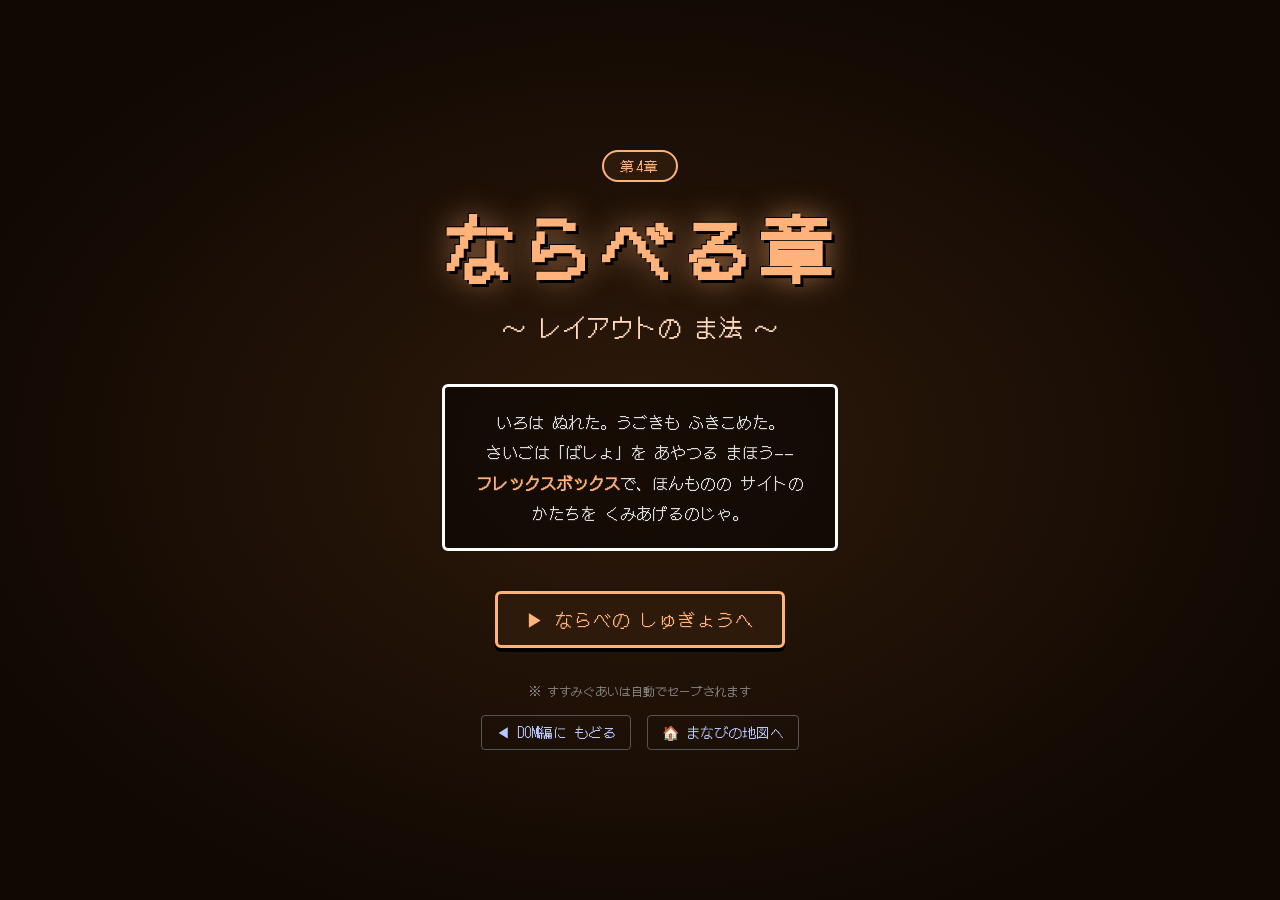
<file: layout-game.html>
<!DOCTYPE html>
<html lang="ja">
<head>
  <meta charset="UTF-8">
  <meta name="viewport" content="width=device-width, initial-scale=1.0">
  <title>ことだまの島 ～ならべる章～</title>
  <link href="https://fonts.googleapis.com/css2?family=DotGothic16&family=Yusei+Magic&display=swap" rel="stylesheet">
  <link rel="stylesheet" href="css/style.css">
  <link rel="stylesheet" href="css/layout-game.css">
</head>
<body>

  <!-- タイトル画面 -->
  <section id="title-screen" class="screen active">
    <div class="title-inner">
      <p class="chapter-badge-layout">第4章</p>
      <h1 class="game-title layout-title">ならべる章</h1>
      <p class="game-subtitle layout-subtitle">～ レイアウトの ま法 ～</p>
      <p class="title-desc">
        いろは ぬれた。うごきも ふきこめた。<br>
        さいごは「ばしょ」を あやつる まほう——<br>
        <strong style="color:#ffb27a;">フレックスボックス</strong>で、ほんものの サイトの<br>
        かたちを くみあげるのじゃ。
      </p>
      <button id="start-button" class="dq-button layout-btn">▶ ならべの しゅぎょうへ</button>
      <div class="title-extra-buttons">
        <button id="continue-save-button" class="dq-button layout-btn is-hidden">▶ つづきから</button>
        <button id="training-button" class="dq-button gray is-hidden">🔥 とっくんモード</button>
      </div>
      <p class="title-hint">※ すすみぐあいは自動でセーブされます</p>
      <div class="title-nav" style="margin-top:16px;">
        <a href="dom-game.html" class="nav-link">◀ DOM編に もどる</a>
        <a href="index.html" class="nav-link">🏠 まなびの地図へ</a>
      </div>
    </div>
  </section>

  <!-- ゲーム本編画面 -->
  <section id="game-screen" class="screen">

    <!-- 上部ステータスバー -->
    <header class="status-bar layout-statusbar">
      <span class="status-item">📐 クエスト <strong id="quest-number">1</strong> / <span id="quest-total">8</span></span>
      <span class="status-item">⭐ Lv <strong id="player-level">1</strong></span>
      <span class="status-item quest-title-display">クエスト名：<strong id="quest-title">　</strong></span>
      <button id="zukan-button" class="dq-button small gray zukan-btn">📖 ずかん</button>
    </header>

    <!-- メイン2分割エリア -->
    <main class="main-area">
      <article class="panel editor-panel">
        <div class="panel-header layout-panel-header">📐 ならべの ふくろ（CSSを かく）</div>
        <textarea id="code-editor" spellcheck="false" autocomplete="off"></textarea>
        <div class="editor-buttons">
          <button id="run-button" class="dq-button small layout-btn">✨ となえる</button>
          <button id="hint-button" class="dq-button small gray">💡 ヒント</button>
          <button id="reset-button" class="dq-button small gray">↺ もどす</button>
        </div>
      </article>

      <article class="panel preview-panel">
        <div class="panel-header layout-panel-header">✨ じったいかした せかい</div>
        <iframe id="preview-frame" title="プレビュー"></iframe>
      </article>
    </main>

    <!-- 下部メッセージウィンドウ -->
    <footer class="message-window layout-message">
      <div class="message-speaker" id="message-speaker">🧙 ことだま の せいれい</div>
      <div class="message-text" id="message-text">　</div>
      <button id="next-button" class="next-arrow">▼</button>
    </footer>
  </section>

  <!-- クエストクリア用モーダル -->
  <div id="clear-modal" class="modal hidden">
    <div class="modal-content layout-modal">
      <h2 class="modal-title layout-modal-title">📐 クエストクリア！ 📐</h2>
      <div class="reveal-box layout-reveal-box">
        <p class="reveal-label" id="reveal-label">じつは これは…</p>
        <p class="reveal-name layout-reveal-name" id="reveal-name">　</p>
        <p class="reveal-desc" id="reveal-desc">　</p>
      </div>
      <button id="continue-button" class="dq-button layout-btn">▶ つぎへ すすむ</button>
    </div>
  </div>

  <!-- エンディングモーダル -->
  <div id="ending-modal" class="modal hidden">
    <div class="modal-content ending layout-modal">
      <h2 class="modal-title layout-modal-title">🎉 ならべる章 クリア！ 🎉</h2>
      <p class="ending-text">
        おめでとう！！<br>
        かたち・いろ・うごき・つなぎ、そして「ならべ」。<br>
        Webページづくりの 5つの ちからが すべて そろった！<br><br>
        ここから さきに しらない まほうが でてきたら、<br>
        「<strong style="color:#ffb27a;">MDN しらべたいことば</strong>」で けんさくするのじゃ。<br>
        それが ほんものの つくり手の あるきかたじゃ。<br><br>
        さあ、じゆうちょうで じぶんの サイトを たてよ！
      </p>
      <div class="ending-buttons">
        <button id="ending-training-button" class="dq-button layout-btn">🔥 とっくんモードへ</button>
        <a href="jiyucho.html" class="dq-button layout-btn" style="display:inline-block;text-decoration:none;">✏️ じゆうちょうで サイトを つくる</a>
        <a href="index.html" class="dq-button gray small" style="display:inline-block;text-decoration:none;">🏠 まなびの地図へ</a>
        <button id="restart-button" class="dq-button gray small">↺ もういちど あそぶ</button>
      </div>
    </div>
  </div>

  <!-- 特訓モードクリアモーダル -->
  <div id="review-ending-modal" class="modal hidden">
    <div class="modal-content ending layout-modal">
      <h2 class="modal-title layout-modal-title">👑 とっくん ぜんもん クリア！ 👑</h2>
      <p class="ending-text">
        免許皆伝…！<br>
        よこならべ、どまんなか、そして サイトの ほねぐみを<br>
        なにも みずに くみあげられるように なった。<br><br>
        ことだまの島で おしえられる まほうは これで すべてじゃ。<br>
        ここからは「MDN」という だいとしょかんと ともに、<br>
        じぶんだけの ページを つくっていくのじゃ！
      </p>
      <div class="ending-buttons">
        <a href="jiyucho.html" class="dq-button layout-btn" style="display:inline-block;text-decoration:none;">✏️ じゆうちょうへ</a>
        <button id="review-retry-button" class="dq-button gray small">🔥 もういちど とっくん</button>
        <button id="review-back-button" class="dq-button gray small">🏠 タイトルへ もどる</button>
      </div>
    </div>
  </div>

  <!-- ことだま図鑑モーダル -->
  <div id="zukan-modal" class="modal hidden">
    <div class="modal-content zukan-content layout-modal">
      <h2 class="modal-title layout-modal-title">📖 ことだま図鑑（ならべる章）</h2>
      <p class="zukan-note">クリアした クエストの「ことだま」が ここに きろくされるぞ。</p>
      <div id="zukan-list" class="zukan-list"></div>
      <button id="zukan-close-button" class="dq-button gray small">✕ とじる</button>
    </div>
  </div>

  <script src="js/common.js"></script>
  <script src="js/layout-quests.js"></script>
  <script src="js/layout-main.js"></script>
</body>
</html>
</file>
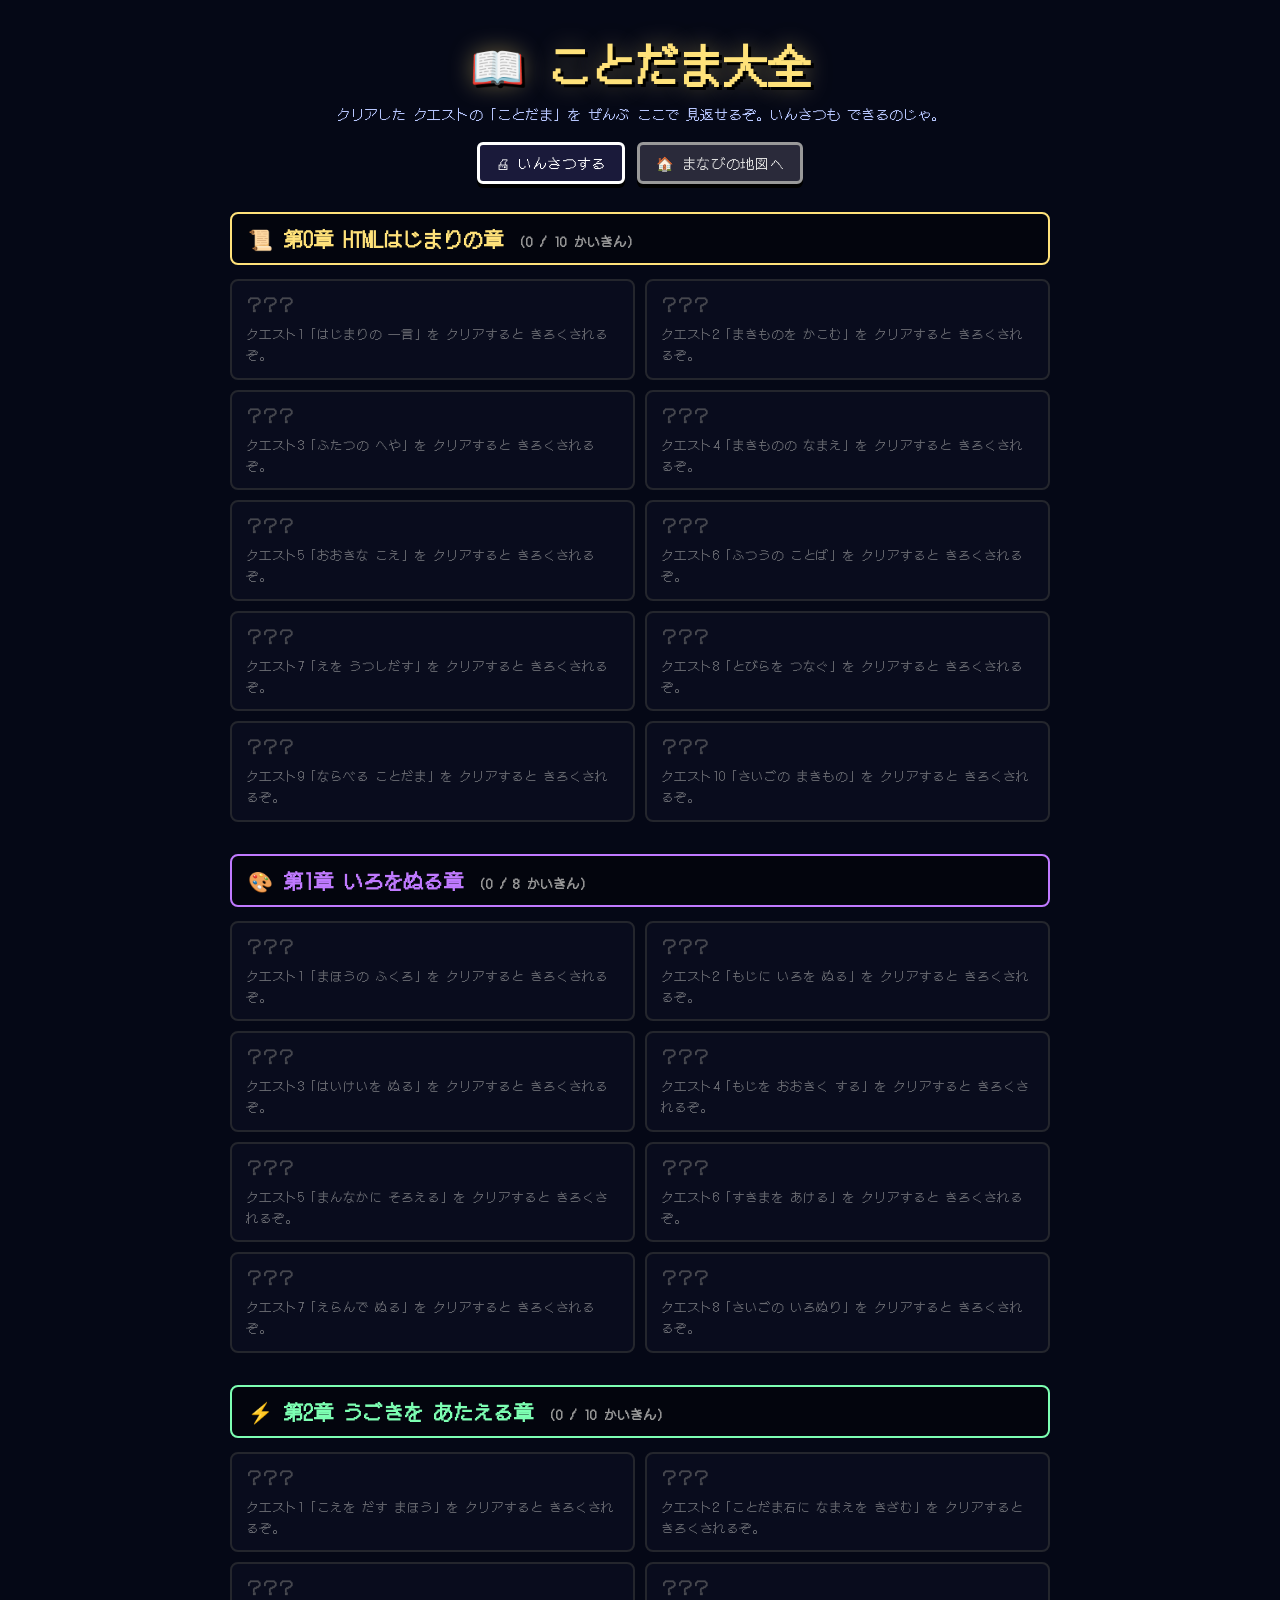
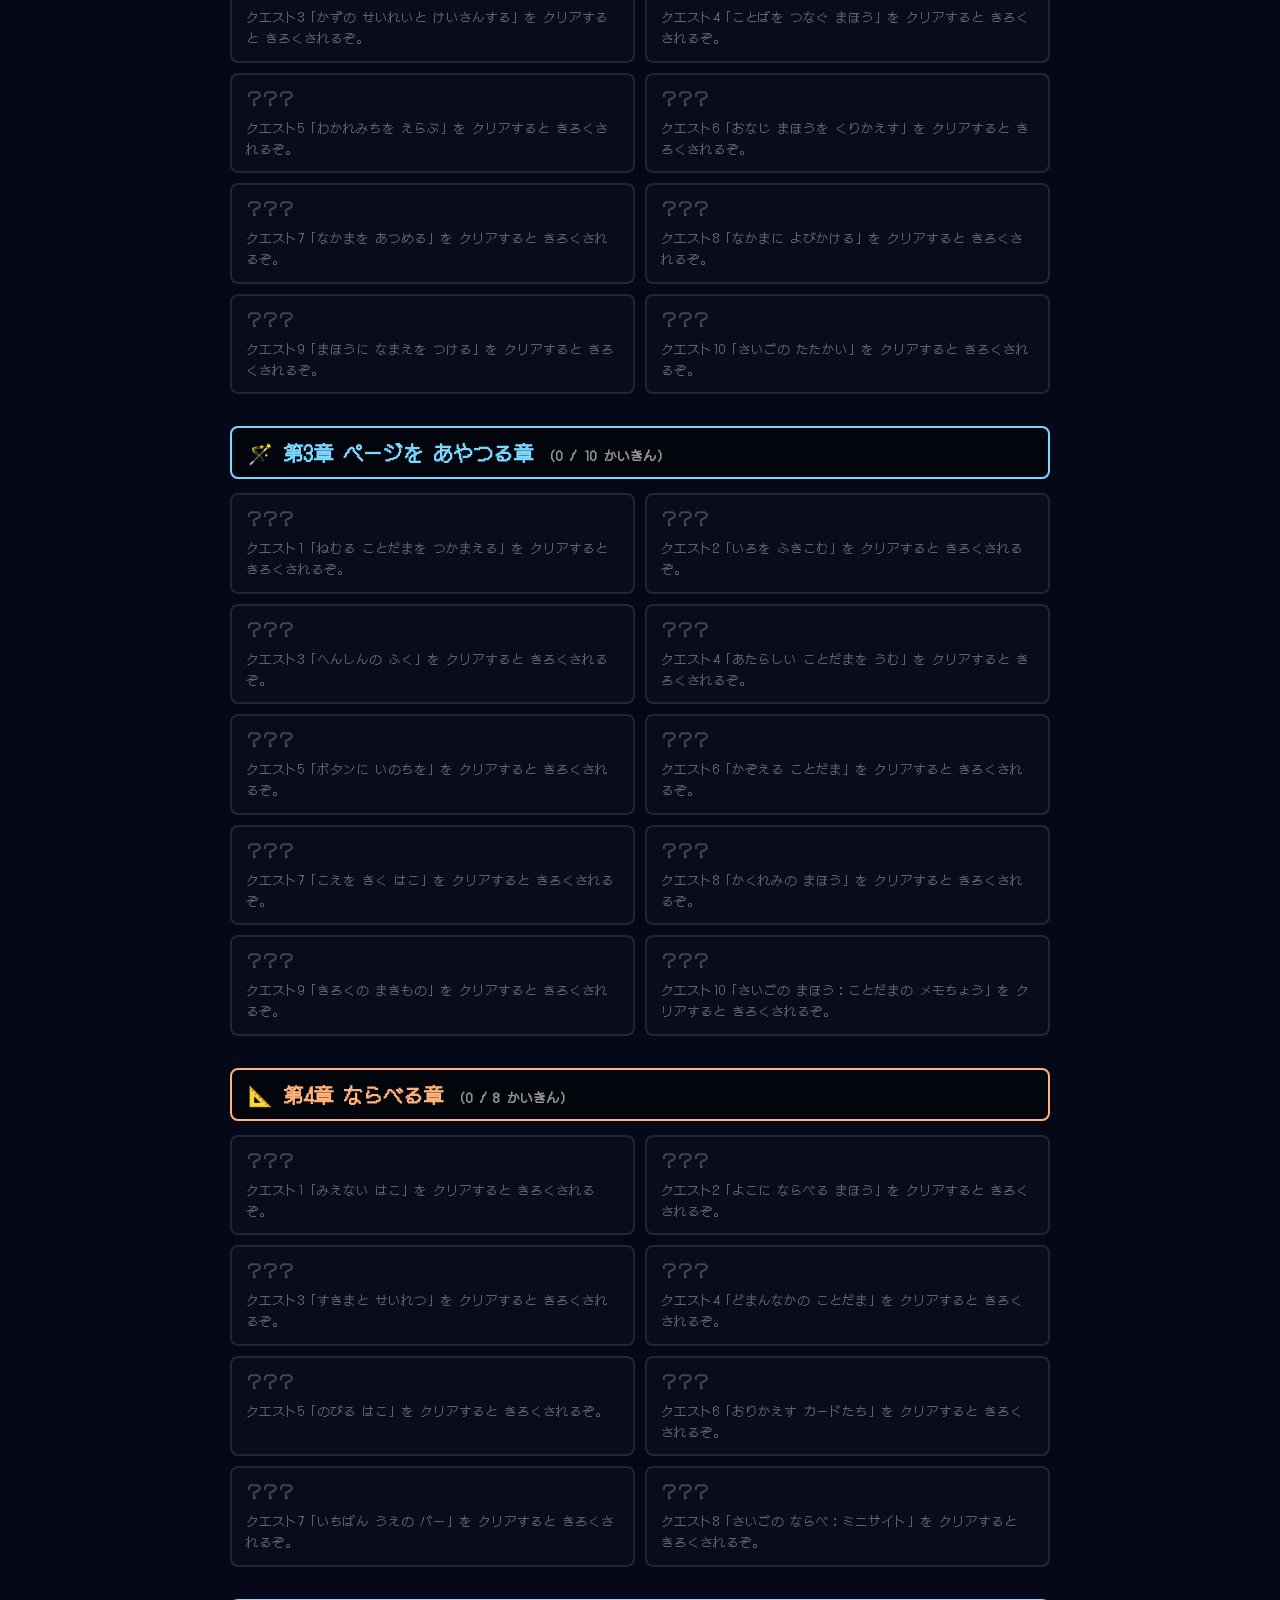
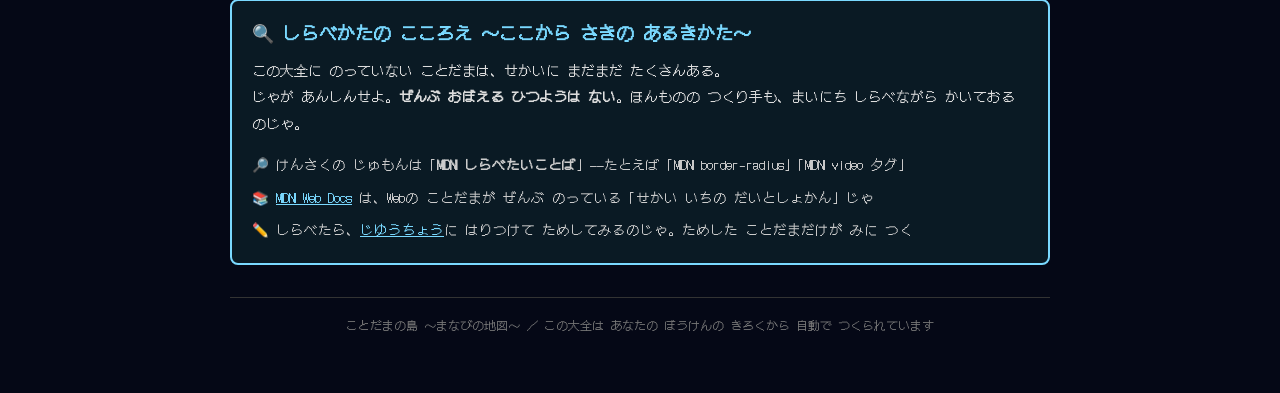
<file: taizen.html>
<!DOCTYPE html>
<html lang="ja">
<head>
  <meta charset="UTF-8">
  <meta name="viewport" content="width=device-width, initial-scale=1.0">
  <title>ことだま大全 ～まなびのチートシート～</title>
  <link href="https://fonts.googleapis.com/css2?family=DotGothic16&family=Yusei+Magic&display=swap" rel="stylesheet">
  <link rel="stylesheet" href="css/style.css">
  <style>
    /* 大全は縦スクロールするページ */
    html, body {
      overflow-y: auto;
      height: auto;
      background: #050816;
    }
    .taizen-wrap {
      max-width: 860px;
      margin: 0 auto;
      padding: 32px 20px 60px;
    }
    .taizen-header {
      text-align: center;
      margin-bottom: 28px;
    }
    .taizen-title {
      font-size: clamp(28px, 5vw, 44px);
      color: #ffe27a;
      text-shadow: 3px 3px 0 #000, 0 0 24px rgba(255,226,122,0.4);
      margin-bottom: 8px;
    }
    .taizen-sub {
      color: #b8c7ff;
      font-size: 14px;
      margin-bottom: 18px;
    }
    .taizen-buttons {
      display: flex;
      gap: 12px;
      justify-content: center;
      flex-wrap: wrap;
    }
    .taizen-section {
      margin-bottom: 32px;
    }
    .taizen-chapter-title {
      font-size: 20px;
      padding: 10px 16px;
      border: 2px solid;
      border-radius: 8px;
      margin-bottom: 14px;
      background: rgba(0,0,0,0.4);
    }
    .taizen-count {
      font-size: 13px;
      color: #999;
      margin-left: 10px;
    }
    .taizen-grid {
      display: grid;
      grid-template-columns: 1fr 1fr;
      gap: 10px;
    }
    @media (max-width: 700px) {
      .taizen-grid { grid-template-columns: 1fr; }
    }
    .taizen-entry {
      background: #0d1124;
      border: 2px solid #444;
      border-radius: 8px;
      padding: 12px 14px;
    }
    .taizen-entry .t-name {
      font-size: 16px;
      margin-bottom: 6px;
      font-weight: bold;
    }
    .taizen-entry .t-desc {
      font-size: 12.5px;
      line-height: 1.7;
      color: #ccc;
      white-space: pre-wrap;
    }
    .taizen-entry.locked {
      opacity: 0.5;
    }
    .taizen-entry.locked .t-name { color: #888; }
    /* にがてメモ */
    .nigate-box {
      background: #1a1024;
      border: 2px solid #ff9d7a;
      border-radius: 8px;
      padding: 16px 18px;
      margin-bottom: 32px;
    }
    .nigate-title {
      color: #ff9d7a;
      font-size: 18px;
      margin-bottom: 10px;
    }
    .nigate-box ul { list-style: none; }
    .nigate-box li {
      font-size: 14px;
      color: #eee;
      padding: 5px 0;
      border-bottom: 1px dashed rgba(255,157,122,0.3);
    }
    .nigate-box li:last-child { border-bottom: none; }
    .nigate-count { color: #ff9d7a; font-weight: bold; }
    .nigate-note { font-size: 12px; color: #aaa; margin-top: 10px; line-height: 1.7; }
    .nigate-empty { font-size: 14px; color: #aaa; }
    /* 調べ方のこころえ */
    .shirabe-box {
      background: #0a1a24;
      border: 2px solid #7ad9ff;
      border-radius: 8px;
      padding: 18px 20px;
      margin-bottom: 32px;
    }
    .shirabe-title {
      color: #7ad9ff;
      font-size: 18px;
      margin-bottom: 12px;
    }
    .shirabe-text {
      font-size: 14px;
      color: #ddd;
      line-height: 1.9;
      margin-bottom: 12px;
    }
    .shirabe-list { list-style: none; }
    .shirabe-list li {
      font-size: 13.5px;
      color: #ccc;
      line-height: 1.8;
      padding: 4px 0;
    }
    .shirabe-list a { color: #7ad9ff; }
    @media print {
      .shirabe-box { background: #fff !important; border-color: #000 !important; }
      .shirabe-title { color: #000 !important; }
      .shirabe-text, .shirabe-list li { color: #333 !important; }
    }
    .taizen-footer {
      text-align: center;
      color: #777;
      font-size: 12px;
      border-top: 1px solid #333;
      padding-top: 18px;
    }
    /* 印刷用：白背景・黒文字・ボタン非表示 */
    @media print {
      html, body { background: #fff !important; color: #000 !important; }
      .taizen-buttons, .nigate-box { display: none !important; }
      .taizen-title { color: #000 !important; text-shadow: none !important; }
      .taizen-sub, .taizen-count { color: #555 !important; }
      .taizen-chapter-title { color: #000 !important; background: #fff !important; border-color: #000 !important; }
      .taizen-entry { background: #fff !important; border-color: #999 !important; break-inside: avoid; }
      .taizen-entry .t-name { color: #000 !important; }
      .taizen-entry .t-desc { color: #333 !important; }
      .taizen-entry.locked { display: none !important; }
      .taizen-footer { color: #555 !important; }
    }
  </style>
</head>
<body>
  <div class="taizen-wrap">

    <header class="taizen-header">
      <h1 class="taizen-title">📖 ことだま大全</h1>
      <p class="taizen-sub">クリアした クエストの「ことだま」を ぜんぶ ここで 見返せるぞ。いんさつも できるのじゃ。</p>
      <div class="taizen-buttons">
        <button id="print-button" class="dq-button small">🖨 いんさつする</button>
        <a href="index.html" class="dq-button small gray" style="text-decoration:none;">🏠 まなびの地図へ</a>
      </div>
    </header>

    <!-- にがてメモ（まちがい記録から自動生成） -->
    <section id="nigate-section" class="nigate-box" hidden>
      <h2 class="nigate-title">🔥 にがてメモ ～よく つまずいた もんだい～</h2>
      <ul id="nigate-list"></ul>
      <p class="nigate-note">つまずいた かずが おおい もんだいじゃ。その章の「🔥 とっくんモード」で ふくしゅうすると ちからに なるぞ。</p>
    </section>

    <!-- 各章の図鑑（スクリプトで生成） -->
    <main id="taizen-main"></main>

    <!-- 調べ方のこころえ（MDN案内） -->
    <section class="shirabe-box">
      <h2 class="shirabe-title">🔍 しらべかたの こころえ ～ここから さきの あるきかた～</h2>
      <p class="shirabe-text">
        この大全に のっていない ことだまは、せかいに まだまだ たくさんある。<br>
        じゃが あんしんせよ。<strong>ぜんぶ おぼえる ひつようは ない</strong>。ほんものの つくり手も、まいにち しらべながら かいておるのじゃ。
      </p>
      <ul class="shirabe-list">
        <li>🔎 けんさくの じゅもんは「<strong>MDN しらべたいことば</strong>」——たとえば「MDN border-radius」「MDN video タグ」</li>
        <li>📚 <a href="https://developer.mozilla.org/ja/" target="_blank" rel="noopener">MDN Web Docs</a> は、Webの ことだまが ぜんぶ のっている「せかい いちの だいとしょかん」じゃ</li>
        <li>✏️ しらべたら、<a href="jiyucho.html">じゆうちょう</a>に はりつけて ためしてみるのじゃ。ためした ことだまだけが みに つく</li>
      </ul>
    </section>

    <footer class="taizen-footer">
      <p>ことだまの島 ～まなびの地図～ ／ この大全は あなたの ぼうけんの きろくから 自動で つくられています</p>
    </footer>

  </div>

  <script src="js/common.js"></script>
  <script src="js/quests.js"></script>
  <script src="js/css-quests.js"></script>
  <script src="js/js-quests.js"></script>
  <script src="js/dom-quests.js"></script>
  <script src="js/layout-quests.js"></script>
  <script>
    const CHAPTERS = [
      { id: 'html',   name: '第0章 HTMLはじまりの章', icon: '📜', color: '#ffe27a', quests: QUESTS,      saveKey: 'kotodama_html_v1', clearedField: 'clearedMain' },
      { id: 'css',    name: '第1章 いろをぬる章',     icon: '🎨', color: '#c07aff', quests: CSS_QUESTS,  saveKey: 'kotodama_css_v1',  clearedField: 'cleared' },
      { id: 'js',     name: '第2章 うごきを あたえる章', icon: '⚡', color: '#7dffb3', quests: JS_QUESTS, saveKey: 'kotodama_js_v1',   clearedField: 'cleared' },
      { id: 'dom',    name: '第3章 ページを あやつる章', icon: '🪄', color: '#7ad9ff', quests: DOM_QUESTS, saveKey: 'kotodama_dom_v1', clearedField: 'cleared' },
      { id: 'layout', name: '第4章 ならべる章',       icon: '📐', color: '#ffb27a', quests: LAYOUT_QUESTS, saveKey: 'kotodama_layout_v1', clearedField: 'cleared' }
    ];

    function readSave(key) {
      try { return JSON.parse(localStorage.getItem(key)) || {}; } catch (e) { return {}; }
    }

    /* ----- 各章の図鑑を描画 ----- */
    const main = document.getElementById('taizen-main');
    CHAPTERS.forEach((ch) => {
      const cleared = readSave(ch.saveKey)[ch.clearedField] || 0;

      const section = document.createElement('section');
      section.className = 'taizen-section';

      const title = document.createElement('h2');
      title.className = 'taizen-chapter-title';
      title.style.color = ch.color;
      title.style.borderColor = ch.color;
      title.innerHTML = '';
      title.textContent = `${ch.icon} ${ch.name}`;
      const count = document.createElement('span');
      count.className = 'taizen-count';
      count.textContent = `（${Math.min(cleared, ch.quests.length)} / ${ch.quests.length} かいきん）`;
      title.appendChild(count);
      section.appendChild(title);

      const grid = document.createElement('div');
      grid.className = 'taizen-grid';
      ch.quests.forEach((quest, i) => {
        const unlocked = i < cleared;
        const entry = document.createElement('div');
        entry.className = 'taizen-entry' + (unlocked ? '' : ' locked');
        entry.style.borderColor = unlocked ? ch.color : '#444';

        const name = document.createElement('div');
        name.className = 't-name';
        name.style.color = unlocked ? ch.color : '#888';
        const desc = document.createElement('div');
        desc.className = 't-desc';

        if (unlocked) {
          name.textContent = quest.reveal.name;
          desc.textContent = quest.reveal.desc;
        } else {
          name.textContent = '？？？';
          desc.textContent = `クエスト${i + 1}「${quest.title}」を クリアすると きろくされるぞ。`;
        }
        entry.appendChild(name);
        entry.appendChild(desc);
        grid.appendChild(entry);
      });
      section.appendChild(grid);
      main.appendChild(section);
    });

    /* ----- にがてメモを描画 ----- */
    (function renderNigate() {
      const all = KOTODAMA.getMistakes();
      const rows = [];
      CHAPTERS.forEach((ch) => {
        const perChapter = all[ch.id] || {};
        Object.keys(perChapter).forEach((key) => {
          const rec = perChapter[key];
          if (!rec || rec.n < 2) return; // 2回以上つまずいたものだけ
          const [mode, idx] = key.split(':');
          rows.push({
            chapter: ch,
            label: (mode === 'review' ? 'とっくん' : 'クエスト' + (parseInt(idx, 10) + 1)),
            title: rec.title || '',
            n: rec.n
          });
        });
      });
      if (rows.length === 0) return;

      rows.sort((a, b) => b.n - a.n);
      const list = document.getElementById('nigate-list');
      rows.slice(0, 8).forEach((row) => {
        const li = document.createElement('li');
        li.textContent = `${row.chapter.icon} ${row.chapter.name}・${row.label}「${row.title}」 … `;
        const n = document.createElement('span');
        n.className = 'nigate-count';
        n.textContent = `つまずき ${row.n}回`;
        li.appendChild(n);
        list.appendChild(li);
      });
      document.getElementById('nigate-section').hidden = false;
    })();

    document.getElementById('print-button').addEventListener('click', () => window.print());
  </script>
</body>
</html>
</file>
<file: css/style.css>
/* ========================================
   ことだまの島 - ドラクエ風スタイル
   ======================================== */

* {
  margin: 0;
  padding: 0;
  box-sizing: border-box;
}

html, body {
  height: 100%;
  font-family: 'DotGothic16', 'Yusei Magic', sans-serif;
  background: #000;
  color: #fff;
  overflow: hidden;
}

/* 画面切替 */
.screen {
  display: none;
  width: 100vw;
  height: 100vh;
}
.screen.active {
  display: flex;
}

/* ============ タイトル画面 ============ */
#title-screen {
  background:
    radial-gradient(ellipse at center, #1a2547 0%, #050816 80%);
  justify-content: center;
  align-items: center;
}
.title-inner {
  text-align: center;
  padding: 40px;
  max-width: 600px;
}
.game-title {
  font-size: clamp(40px, 7vw, 72px);
  letter-spacing: 0.1em;
  color: #ffe27a;
  text-shadow:
    3px 3px 0 #000,
    -1px -1px 0 #000,
    0 0 30px rgba(255, 226, 122, 0.5);
  margin-bottom: 10px;
}
.game-subtitle {
  font-size: clamp(16px, 2.5vw, 24px);
  color: #b8c7ff;
  margin-bottom: 40px;
}
.title-desc {
  font-size: 16px;
  line-height: 1.9;
  color: #ddd;
  margin-bottom: 40px;
  background: rgba(0, 0, 0, 0.5);
  border: 3px solid #fff;
  border-radius: 6px;
  padding: 20px;
}
.title-hint {
  margin-top: 20px;
  font-size: 12px;
  color: #888;
}

/* ============ ドラクエ風ボタン ============ */
.dq-button {
  font-family: inherit;
  font-size: 18px;
  background: #1a1a3a;
  color: #fff;
  border: 3px solid #fff;
  border-radius: 6px;
  padding: 12px 28px;
  cursor: pointer;
  letter-spacing: 0.05em;
  transition: all 0.1s;
  box-shadow: 0 4px 0 #000;
}
.dq-button:hover {
  background: #2a3a6a;
  transform: translateY(-2px);
  box-shadow: 0 6px 0 #000;
}
.dq-button:active {
  transform: translateY(2px);
  box-shadow: 0 2px 0 #000;
}
.dq-button.small {
  font-size: 14px;
  padding: 8px 16px;
}
.dq-button.gray {
  background: #2a2a3a;
  border-color: #999;
  color: #ddd;
}

/* ============ ゲーム本編画面 ============ */
#game-screen {
  flex-direction: column;
  background: #0a0e1f;
}

/* ステータスバー */
.status-bar {
  display: flex;
  gap: 20px;
  align-items: center;
  padding: 10px 20px;
  background: #1a1a3a;
  border-bottom: 3px solid #fff;
  font-size: 14px;
  flex-wrap: wrap;
}
.status-item strong {
  color: #ffe27a;
  font-size: 16px;
  margin-left: 4px;
}
.quest-title-display {
  margin-left: auto;
  color: #b8c7ff;
}
.quest-title-display strong {
  color: #ffe27a;
}

/* メインエリア（左右2分割） */
.main-area {
  flex: 1;
  display: grid;
  grid-template-columns: 1fr 1fr;
  gap: 10px;
  padding: 10px;
  min-height: 0;
}
.panel {
  display: flex;
  flex-direction: column;
  background: #0d1124;
  border: 3px solid #fff;
  border-radius: 6px;
  overflow: hidden;
  min-height: 0;
}
.panel-header {
  background: #1a1a3a;
  border-bottom: 2px solid #fff;
  padding: 8px 14px;
  font-size: 15px;
  color: #ffe27a;
  letter-spacing: 0.05em;
}

/* エディタ */
#code-editor {
  flex: 1;
  width: 100%;
  background: #050816;
  color: #d4f0ff;
  border: none;
  outline: none;
  padding: 14px;
  font-family: 'Courier New', 'DotGothic16', monospace;
  font-size: 15px;
  line-height: 1.7;
  resize: none;
  tab-size: 2;
}
.editor-buttons {
  display: flex;
  gap: 8px;
  padding: 8px;
  background: #1a1a3a;
  border-top: 2px solid #fff;
}

/* プレビュー */
#preview-frame {
  flex: 1;
  width: 100%;
  background: #fff;
  border: none;
}

/* メッセージウィンドウ（ドラクエ風） */
.message-window {
  position: relative;
  margin: 0 10px 10px;
  background: #000;
  border: 4px solid #fff;
  border-radius: 8px;
  padding: 16px 50px 16px 20px;
  min-height: 110px;
  box-shadow:
    inset 0 0 0 2px #000,
    inset 0 0 0 4px #fff;
}
.message-speaker {
  font-size: 14px;
  color: #ffe27a;
  margin-bottom: 8px;
}
.message-text {
  font-size: 17px;
  line-height: 1.7;
  color: #fff;
  white-space: pre-wrap;
  min-height: 50px;
}
.next-arrow {
  position: absolute;
  right: 16px;
  bottom: 12px;
  background: none;
  border: none;
  color: #ffe27a;
  font-size: 24px;
  cursor: pointer;
  animation: blink 1s steps(2) infinite;
}
.next-arrow:hover {
  transform: scale(1.2);
}
.next-arrow.hidden {
  display: none;
}
@keyframes blink {
  50% { opacity: 0; }
}

/* ============ モーダル ============ */
.modal {
  position: fixed;
  inset: 0;
  background: rgba(0, 0, 0, 0.85);
  display: flex;
  justify-content: center;
  align-items: center;
  z-index: 100;
  animation: fadeIn 0.3s;
}
.modal.hidden {
  display: none;
}
@keyframes fadeIn {
  from { opacity: 0; }
  to { opacity: 1; }
}
.modal-content {
  background: #0d1124;
  border: 4px solid #ffe27a;
  border-radius: 10px;
  padding: 36px;
  max-width: 520px;
  text-align: center;
  box-shadow: 0 0 40px rgba(255, 226, 122, 0.5);
  animation: popIn 0.4s;
}
@keyframes popIn {
  from { transform: scale(0.7); opacity: 0; }
  to { transform: scale(1); opacity: 1; }
}
.modal-title {
  font-size: 28px;
  color: #ffe27a;
  margin-bottom: 24px;
  text-shadow: 2px 2px 0 #000;
}
.reveal-box {
  background: #1a1a3a;
  border: 2px solid #fff;
  border-radius: 6px;
  padding: 20px;
  margin-bottom: 24px;
}
.reveal-label {
  font-size: 14px;
  color: #b8c7ff;
  margin-bottom: 10px;
}
.reveal-name {
  font-size: 26px;
  color: #ffe27a;
  margin-bottom: 12px;
  font-weight: bold;
}
.reveal-desc {
  font-size: 15px;
  line-height: 1.8;
  color: #ddd;
  text-align: left;
}
.ending-text {
  font-size: 16px;
  line-height: 1.9;
  color: #fff;
  margin-bottom: 24px;
}

/* タイトルナビリンク */
.title-nav {
  display: flex;
  gap: 16px;
  justify-content: center;
  flex-wrap: wrap;
}
.nav-link {
  color: #b8c7ff;
  text-decoration: none;
  font-size: 14px;
  padding: 6px 14px;
  border: 1px solid #555;
  border-radius: 4px;
  font-family: inherit;
  transition: all 0.2s;
}
.nav-link:hover {
  border-color: #ffe27a;
  color: #ffe27a;
}

/* エンディングのボタン群 */
.ending-buttons {
  display: flex;
  flex-direction: column;
  gap: 12px;
  align-items: center;
}

/* タイプライター中のカーソル */
.typing-cursor {
  display: inline-block;
  width: 10px;
  background: #ffe27a;
  animation: blink 0.7s steps(2) infinite;
}

/* 汎用の表示切替 */
.is-hidden {
  display: none !important;
}

/* タイトル画面の「つづきから」「とっくん」ボタン */
.title-extra-buttons {
  margin-top: 14px;
  display: flex;
  gap: 12px;
  justify-content: center;
  flex-wrap: wrap;
}

/* ステータスバーの図鑑ボタン */
.status-bar .zukan-btn {
  font-size: 12px;
  padding: 4px 10px;
}

/* ============ ことだま図鑑 ============ */
.zukan-content {
  max-width: 640px;
  width: 90vw;
  max-height: 85vh;
  display: flex;
  flex-direction: column;
}
.zukan-note {
  font-size: 13px;
  color: #b8c7ff;
  margin-bottom: 14px;
}
.zukan-list {
  overflow-y: auto;
  text-align: left;
  display: flex;
  flex-direction: column;
  gap: 10px;
  margin-bottom: 18px;
  padding-right: 4px;
  min-height: 0;
}
.zukan-entry {
  background: #1a1a3a;
  border: 2px solid #fff;
  border-radius: 6px;
  padding: 12px 14px;
  flex-shrink: 0;
}
.zukan-name {
  color: #ffe27a;
  font-size: 18px;
  margin-bottom: 6px;
}
.zukan-desc {
  color: #ddd;
  font-size: 13px;
  line-height: 1.7;
  white-space: pre-wrap;
}
.zukan-entry.locked {
  opacity: 0.55;
  border-color: #666;
}
.zukan-entry.locked .zukan-name {
  color: #999;
}

/* キーボード操作時のフォーカスを見やすく */
.dq-button:focus-visible,
.nav-link:focus-visible,
.next-arrow:focus-visible,
#code-editor:focus-visible {
  outline: 3px solid #ffe27a;
  outline-offset: 2px;
}

/* アニメーションを減らす設定の人には演出を止める */
@media (prefers-reduced-motion: reduce) {
  *, *::before, *::after {
    animation-duration: 0.01ms !important;
    animation-iteration-count: 1 !important;
    transition-duration: 0.01ms !important;
  }
}

/* レスポンシブ */
@media (max-width: 900px) {
  .main-area {
    grid-template-columns: 1fr;
    grid-template-rows: 1fr 1fr;
  }
  .quest-title-display {
    width: 100%;
    margin-left: 0;
  }
}
</file>
<file: css/home.css>
/* ========================================
   ホーム画面（まなびの地図）スタイル
   ======================================== */

body {
  overflow-y: auto;
  background:
    radial-gradient(ellipse at 20% 30%, #1a1040 0%, transparent 60%),
    radial-gradient(ellipse at 80% 70%, #0a1a30 0%, transparent 60%),
    #050816;
}

/* 星屑アニメーション */
body::before {
  content: '';
  position: fixed;
  inset: 0;
  background-image:
    radial-gradient(1px 1px at 10% 20%, rgba(255,255,255,0.6) 0%, transparent 100%),
    radial-gradient(1px 1px at 30% 60%, rgba(255,255,255,0.4) 0%, transparent 100%),
    radial-gradient(1px 1px at 50% 10%, rgba(255,255,255,0.5) 0%, transparent 100%),
    radial-gradient(1px 1px at 70% 40%, rgba(255,255,255,0.3) 0%, transparent 100%),
    radial-gradient(1px 1px at 85% 80%, rgba(255,255,255,0.6) 0%, transparent 100%),
    radial-gradient(1px 1px at 15% 85%, rgba(255,255,255,0.4) 0%, transparent 100%),
    radial-gradient(1px 1px at 90% 15%, rgba(255,255,255,0.5) 0%, transparent 100%),
    radial-gradient(1px 1px at 55% 75%, rgba(255,255,255,0.3) 0%, transparent 100%);
  pointer-events: none;
  z-index: 0;
}

.home-wrap {
  position: relative;
  z-index: 1;
  max-width: 700px;
  margin: 0 auto;
  padding: 40px 20px 60px;
  display: flex;
  flex-direction: column;
  align-items: center;
  gap: 32px;
}

/* ヘッダー */
.home-header {
  text-align: center;
}
.home-logo {
  font-family: 'DotGothic16', sans-serif;
  font-size: clamp(36px, 7vw, 64px);
  color: #ffe27a;
  text-shadow:
    3px 3px 0 #000,
    0 0 30px rgba(255,226,122,0.5);
  margin-bottom: 6px;
}
.home-tagline {
  font-size: 18px;
  color: #b8c7ff;
  margin-bottom: 20px;
}
.home-desc {
  font-size: 15px;
  line-height: 1.9;
  color: #ccc;
  background: rgba(0,0,0,0.5);
  border: 2px solid #333;
  border-radius: 8px;
  padding: 16px 24px;
}

/* 章の地図 */
.chapter-map {
  display: flex;
  flex-direction: column;
  align-items: center;
  gap: 0;
  width: 100%;
}

/* 矢印 */
.map-arrow {
  font-size: 28px;
  color: #ffe27a;
  margin: 8px 0;
  animation: bounce 1.2s ease-in-out infinite;
}
@keyframes bounce {
  0%, 100% { transform: translateY(0); }
  50%       { transform: translateY(6px); }
}

/* 章カードの共通スタイル */
.chapter-card {
  position: relative;
  width: 100%;
  background: rgba(10, 14, 40, 0.9);
  border: 3px solid #fff;
  border-radius: 12px;
  padding: 28px;
  text-decoration: none;
  color: #fff;
  transition: transform 0.2s, box-shadow 0.2s;
  display: block;
}
.chapter-card:not(.locked):hover {
  transform: translateY(-4px) scale(1.01);
}

/* HTML編 テーマ */
.html-card {
  border-color: #ffe27a;
  box-shadow: 0 0 20px rgba(255,226,122,0.2);
}
.html-card:hover {
  box-shadow: 0 8px 32px rgba(255,226,122,0.4);
}

/* CSS編 テーマ */
.css-card {
  border-color: #c07aff;
  box-shadow: 0 0 20px rgba(192,122,255,0.2);
}
.css-card:hover {
  box-shadow: 0 8px 32px rgba(192,122,255,0.4);
}

/* JS編（ロック中） */
.js-card {
  border-color: #555;
  opacity: 0.6;
  cursor: not-allowed;
}
.lock-icon {
  position: absolute;
  top: 12px;
  right: 16px;
  font-size: 24px;
}

/* バッジ */
.card-badge {
  display: inline-block;
  padding: 3px 14px;
  border-radius: 20px;
  font-size: 13px;
  margin-bottom: 14px;
  border: 1px solid currentColor;
}
.html-card .card-badge { color: #ffe27a; border-color: #ffe27a; }
.css-card  .card-badge { color: #c07aff; border-color: #c07aff; }
.js-card   .card-badge { color: #888;    border-color: #888; }

/* カードアイコン */
.card-icon {
  font-size: 40px;
  margin-bottom: 10px;
}

/* カードタイトル */
.card-title {
  font-size: 24px;
  margin-bottom: 4px;
}
.html-card .card-title { color: #ffe27a; }
.css-card  .card-title { color: #e8a0ff; }
.js-card   .card-title { color: #aaa; }

.card-subtitle {
  font-size: 14px;
  color: #aaa;
  margin-bottom: 18px;
}

/* スキルリスト */
.card-skills {
  list-style: none;
  display: grid;
  grid-template-columns: 1fr 1fr;
  gap: 6px 12px;
  margin-bottom: 18px;
}
.card-skills li {
  font-size: 13px;
  color: #ddd;
}

/* クエスト数 */
.card-quests {
  font-size: 13px;
  color: #999;
  margin-bottom: 14px;
}

/* スタートボタン風 */
.card-start {
  display: inline-block;
  background: #1a1a3a;
  border: 2px solid currentColor;
  border-radius: 6px;
  padding: 8px 24px;
  font-size: 16px;
  font-family: inherit;
}
.html-card .card-start { color: #ffe27a; border-color: #ffe27a; }
.css-card  .card-start { color: #e8a0ff; border-color: #c07aff; }
.locked-text { color: #666; border-color: #666; cursor: not-allowed; }

/* DOM編カード（第3章・シアン） */
.dom-card {
  border-color: #7ad9ff;
  box-shadow: 0 0 20px rgba(122, 217, 255, 0.2);
}
.dom-card:hover {
  box-shadow: 0 8px 32px rgba(122, 217, 255, 0.4);
}
.dom-badge {
  color: #7ad9ff !important;
  border-color: #7ad9ff !important;
}
.dom-card-title {
  color: #7ad9ff !important;
}
.dom-card-start {
  color: #7ad9ff !important;
  border-color: #7ad9ff !important;
  background: #0a1f2e;
}

/* 第4章カード（レイアウト編・オレンジ） */
.layout-card {
  border-color: #ffb27a;
  box-shadow: 0 0 20px rgba(255, 178, 122, 0.2);
}
.layout-card:hover {
  box-shadow: 0 8px 32px rgba(255, 178, 122, 0.4);
}
.layout-badge {
  color: #ffb27a !important;
  border-color: #ffb27a !important;
}
.layout-card-title {
  color: #ffb27a !important;
}
.layout-card-start {
  color: #ffb27a !important;
  border-color: #ffb27a !important;
  background: #2e1a0a;
}

/* クリア進捗バッジ */
.card-progress {
  display: inline-block;
  font-size: 13px;
  color: #ffe27a;
  background: rgba(255, 226, 122, 0.08);
  border: 1px solid rgba(255, 226, 122, 0.5);
  border-radius: 20px;
  padding: 3px 14px;
  margin-bottom: 14px;
}
.card-progress.complete {
  color: #7dffb3;
  background: rgba(125, 255, 179, 0.08);
  border-color: rgba(125, 255, 179, 0.5);
}

/* フッター */
.home-footer {
  text-align: center;
  font-size: 14px;
  color: #888;
  line-height: 1.8;
  border-top: 1px solid #333;
  padding-top: 24px;
  width: 100%;
}

/* JavaScript編カード */
.js-card-open {
  position: relative;
  width: 100%;
  background: rgba(10, 14, 40, 0.9);
  border: 3px solid #7dffb3;
  border-radius: 12px;
  padding: 28px;
  text-decoration: none;
  color: #fff;
  transition: transform 0.2s, box-shadow 0.2s;
  display: block;
  box-shadow: 0 0 20px rgba(125,255,179,0.2);
}
.js-card-open:hover {
  transform: translateY(-4px) scale(1.01);
  box-shadow: 0 8px 32px rgba(125,255,179,0.4);
}
.js-badge {
  color: #7dffb3 !important;
  border-color: #7dffb3 !important;
}
.js-card-title {
  color: #7dffb3 !important;
}
.js-card-start {
  color: #7dffb3 !important;
  border-color: #7dffb3 !important;
  display: inline-block;
  background: #0a2a1a;
  border: 2px solid #7dffb3;
  border-radius: 6px;
  padding: 8px 24px;
  font-size: 16px;
  font-family: inherit;
}

/* 本編「Code of History」カード（金・ローマ風） */
.honhen-card {
  border-color: #d4a24e;
}
.honhen-card.locked {
  opacity: 0.55;
  filter: grayscale(0.4);
  cursor: not-allowed;
}
.honhen-card.unlocked {
  box-shadow: 0 0 24px rgba(212, 162, 78, 0.35);
}
.honhen-card.unlocked:hover {
  box-shadow: 0 8px 36px rgba(212, 162, 78, 0.55);
}
.honhen-badge {
  color: #ffd98a !important;
  border-color: #d4a24e !important;
}
.honhen-title {
  color: #ffd98a !important;
  letter-spacing: 0.06em;
}
.honhen-message {
  font-size: 14px;
  color: #d8c9a8;
  line-height: 1.8;
  margin: 12px 0 16px;
}
.honhen-start {
  color: #ffd98a !important;
  border-color: #d4a24e !important;
  display: inline-block;
  background: #2a1f0a;
  border: 2px solid #d4a24e;
  border-radius: 6px;
  padding: 8px 24px;
  font-size: 16px;
  font-family: inherit;
}

/* レスポンシブ */
@media (max-width: 500px) {
  .card-skills {
    grid-template-columns: 1fr;
  }
  .home-wrap {
    padding: 24px 12px 40px;
  }
}
</file>
<file: css/css-game.css>
/* ========================================
   CSS編 追加スタイル
   style.css を引き継ぎつつ CSS編専用の調整
   ======================================== */

/* CSS編のテーマカラー：紫〜ピンク系 */
#title-screen {
  background:
    radial-gradient(ellipse at center, #2a1547 0%, #080510 80%);
}

.chapter-badge {
  display: inline-block;
  background: #5a2d8a;
  border: 2px solid #c07aff;
  border-radius: 20px;
  padding: 4px 16px;
  font-size: 14px;
  color: #c07aff;
  margin-bottom: 12px;
  letter-spacing: 0.1em;
}

.game-title {
  color: #e8a0ff;
  text-shadow:
    3px 3px 0 #000,
    -1px -1px 0 #000,
    0 0 30px rgba(200, 120, 255, 0.5);
}

.game-subtitle {
  color: #d8b4ff;
}

/* タイトルナビリンク */
.title-nav {
  display: flex;
  gap: 20px;
  justify-content: center;
  margin-top: 16px;
  flex-wrap: wrap;
}
.nav-link {
  color: #b8c7ff;
  text-decoration: none;
  font-size: 14px;
  padding: 6px 14px;
  border: 1px solid #555;
  border-radius: 4px;
  transition: all 0.2s;
}
.nav-link:hover {
  border-color: #c07aff;
  color: #e8a0ff;
}

/* CSS編レイアウト：左右2カラム */
.css-layout {
  grid-template-columns: 1fr 1fr;
}

/* CSSエディタの色 */
.css-layout .editor-panel #code-editor {
  color: #ffb3ff;
  background: #0d0518;
}

/* パネルヘッダー */
.css-layout .panel-header {
  color: #e8a0ff;
}

/* ステータスバーのクエスト番号 */
#quest-number, #player-level {
  color: #e8a0ff !important;
}

/* モーダルのボーダー色 */
.modal-content {
  border-color: #c07aff;
  box-shadow: 0 0 40px rgba(200, 120, 255, 0.5);
}
.modal-title {
  color: #e8a0ff;
}
.reveal-name {
  color: #e8a0ff;
}

/* エンディングのボタン群 */
.ending-buttons {
  display: flex;
  flex-direction: column;
  gap: 12px;
  align-items: center;
}

/* カラープレビューバッジ（色名を視覚的に表示） */
.color-hint-row {
  display: flex;
  flex-wrap: wrap;
  gap: 6px;
  padding: 8px;
  background: #1a1a3a;
  border-top: 1px solid #333;
}
.color-badge {
  width: 20px;
  height: 20px;
  border-radius: 4px;
  border: 1px solid rgba(255,255,255,0.3);
  cursor: pointer;
  title: attr(data-name);
}

/* レスポンシブ */
@media (max-width: 900px) {
  .css-layout {
    grid-template-columns: 1fr;
    grid-template-rows: 1fr 1fr;
  }
}
</file>
<file: css/dom-game.css>
/* ========================================
   DOM編（第3章）専用スタイル
   テーマカラー：シアン（そらとみずの まほう）
   ======================================== */

/* タイトル背景 */
#title-screen {
  background:
    radial-gradient(ellipse at center, #0a1f2e 0%, #030a10 80%);
}

/* 章バッジ */
.chapter-badge-dom {
  display: inline-block;
  background: #0a1f2e;
  border: 2px solid #7ad9ff;
  border-radius: 20px;
  padding: 4px 16px;
  font-size: 14px;
  color: #7ad9ff;
  margin-bottom: 12px;
  letter-spacing: 0.1em;
}

/* タイトル文字 */
.dom-title {
  color: #7ad9ff;
  text-shadow:
    3px 3px 0 #000,
    -1px -1px 0 #000,
    0 0 30px rgba(122, 217, 255, 0.6);
}
.dom-subtitle {
  color: #b8e9ff;
}

/* DOM編ボタン */
.dom-btn {
  background: #0a1f2e;
  border-color: #7ad9ff;
  color: #7ad9ff;
}
.dom-btn:hover {
  background: #0d2d42;
  box-shadow: 0 6px 0 #000, 0 0 12px rgba(122, 217, 255, 0.3);
}

/* ステータスバー */
.dom-statusbar {
  border-bottom-color: #7ad9ff;
  background: #0a1620;
}
.dom-statusbar strong {
  color: #7ad9ff !important;
}

/* レイアウト */
.dom-layout {
  grid-template-columns: 1fr 1fr;
}

/* パネルヘッダー */
.dom-panel-header {
  color: #7ad9ff !important;
}

/* ラインナンバー付きエディタ */
.editor-line-wrap {
  flex: 1;
  display: flex;
  min-height: 0;
  overflow: hidden;
}

.line-numbers {
  width: 36px;
  background: #030a10;
  border-right: 1px solid #1a3040;
  padding: 14px 4px;
  font-family: 'Courier New', monospace;
  font-size: 13px;
  line-height: 1.7;
  color: #3a5a70;
  text-align: right;
  user-select: none;
  overflow: hidden;
  flex-shrink: 0;
}

/* エディタ */
.dom-layout #code-editor {
  flex: 1;
  background: #030a10;
  color: #a8e2ff;
  font-family: 'Courier New', monospace;
  font-size: 15px;
  line-height: 1.7;
  padding: 14px 12px;
  border: none;
  outline: none;
  resize: none;
  tab-size: 2;
}
.dom-layout #code-editor::placeholder {
  color: #2a4a5a;
}

/* プレビュー（あやつる相手のページ） */
#preview-frame {
  flex: 1;
  width: 100%;
  background: #fff;
  border: none;
}

/* メッセージウィンドウ */
.dom-message {
  border-color: #7ad9ff;
  box-shadow: inset 0 0 0 2px #000, inset 0 0 0 4px #7ad9ff;
}

/* モーダル */
.dom-modal {
  border-color: #7ad9ff;
  box-shadow: 0 0 40px rgba(122, 217, 255, 0.4);
}
.dom-modal-title  { color: #7ad9ff; }
.dom-reveal-box   { border-color: #7ad9ff; }
.dom-reveal-name  { color: #7ad9ff !important; }

/* スクロールバー（Webkit） */
#code-editor::-webkit-scrollbar { width: 6px; }
#code-editor::-webkit-scrollbar-track { background: #030a10; }
#code-editor::-webkit-scrollbar-thumb { background: #1a3040; border-radius: 3px; }

/* レスポンシブ */
@media (max-width: 900px) {
  .dom-layout {
    grid-template-columns: 1fr;
    grid-template-rows: 1fr 1fr;
  }
}
</file>
<file: css/js-game.css>
/* ========================================
   JavaScript編 専用スタイル
   テーマカラー：エメラルドグリーン〜電気系
   ======================================== */

/* タイトル背景 */
#title-screen {
  background:
    radial-gradient(ellipse at center, #0a2a1a 0%, #030d08 80%);
}

/* 章バッジ */
.chapter-badge-js {
  display: inline-block;
  background: #0a2a1a;
  border: 2px solid #7dffb3;
  border-radius: 20px;
  padding: 4px 16px;
  font-size: 14px;
  color: #7dffb3;
  margin-bottom: 12px;
  letter-spacing: 0.1em;
}

/* タイトル文字 */
.js-title {
  color: #7dffb3;
  text-shadow:
    3px 3px 0 #000,
    -1px -1px 0 #000,
    0 0 30px rgba(125, 255, 179, 0.6);
}
.js-subtitle {
  color: #a8ffcc;
}

/* JS編ボタン */
.js-btn {
  background: #0a2a1a;
  border-color: #7dffb3;
  color: #7dffb3;
}
.js-btn:hover {
  background: #0d3d22;
  box-shadow: 0 6px 0 #000, 0 0 12px rgba(125,255,179,0.3);
}

/* ステータスバー */
.js-statusbar {
  border-bottom-color: #7dffb3;
  background: #0a1a0e;
}
.js-statusbar strong {
  color: #7dffb3 !important;
}

/* JS編 レイアウト */
.js-layout {
  grid-template-columns: 1fr 1fr;
}

/* パネルヘッダー */
.js-panel-header {
  color: #7dffb3 !important;
}

/* ラインナンバー付きエディタ */
.editor-line-wrap {
  flex: 1;
  display: flex;
  min-height: 0;
  overflow: hidden;
}

.line-numbers {
  width: 36px;
  background: #030d08;
  border-right: 1px solid #1a3a20;
  padding: 14px 4px;
  font-family: 'Courier New', monospace;
  font-size: 13px;
  line-height: 1.7;
  color: #3a6a45;
  text-align: right;
  user-select: none;
  overflow: hidden;
  flex-shrink: 0;
}

/* JSエディタ */
.js-layout #code-editor {
  flex: 1;
  background: #030d08;
  color: #a8ffc0;
  font-family: 'Courier New', monospace;
  font-size: 15px;
  line-height: 1.7;
  padding: 14px 12px;
  border: none;
  outline: none;
  resize: none;
  tab-size: 2;
}

/* キーワード強調（疑似的な色分け） */
.js-layout #code-editor::placeholder {
  color: #2a4a30;
}

/* 出力エリア */
.output-panel {
  display: flex;
  flex-direction: column;
}

.output-area {
  flex: 1;
  background: #020a04;
  padding: 14px;
  overflow-y: auto;
  font-family: 'Courier New', monospace;
  font-size: 14px;
  line-height: 1.7;
  min-height: 0;
}

.output-placeholder {
  color: #2a4a30;
  font-size: 14px;
  text-align: center;
  margin-top: 30px;
}

/* 出力行 */
.output-line {
  padding: 2px 0;
  border-bottom: 1px solid rgba(125,255,179,0.06);
  word-break: break-all;
}
.output-line.normal  { color: #a8ffc0; }
.output-line.error   { color: #ff7d7d; }
.output-line.success { color: #ffe27a; font-weight: bold; }
.output-line.info    { color: #7db8ff; }

/* 出力ステータスバー */
.output-status {
  padding: 6px 14px;
  background: #0a1a0e;
  border-top: 1px solid #1a3a20;
  font-size: 12px;
  color: #3a6a45;
  min-height: 28px;
}
.output-status.ok    { color: #7dffb3; }
.output-status.error { color: #ff7d7d; }

/* メッセージウィンドウ */
.js-message {
  border-color: #7dffb3;
  box-shadow: inset 0 0 0 2px #000, inset 0 0 0 4px #7dffb3;
}

/* モーダル */
.js-modal {
  border-color: #7dffb3;
  box-shadow: 0 0 40px rgba(125, 255, 179, 0.4);
}
.js-modal-title  { color: #7dffb3; }
.js-reveal-box   { border-color: #7dffb3; }
.js-reveal-name  { color: #7dffb3 !important; }

/* アニメーション：実行フラッシュ */
@keyframes runFlash {
  0%   { background: #0a2a1a; }
  50%  { background: #0d3d22; }
  100% { background: #020a04; }
}
.output-area.running {
  animation: runFlash 0.3s ease;
}

/* スクロールバー（Webkit） */
.output-area::-webkit-scrollbar { width: 6px; }
.output-area::-webkit-scrollbar-track  { background: #020a04; }
.output-area::-webkit-scrollbar-thumb  { background: #1a3a20; border-radius: 3px; }
#code-editor::-webkit-scrollbar { width: 6px; }
#code-editor::-webkit-scrollbar-track { background: #030d08; }
#code-editor::-webkit-scrollbar-thumb { background: #1a3a20; border-radius: 3px; }

/* レスポンシブ */
@media (max-width: 900px) {
  .js-layout {
    grid-template-columns: 1fr;
    grid-template-rows: 1fr 1fr;
  }
}
</file>
<file: css/layout-game.css>
/* ========================================
   第4章「ならべる章」専用スタイル
   テーマカラー：オレンジ（くみたての まほう）
   ======================================== */

/* タイトル背景 */
#title-screen {
  background:
    radial-gradient(ellipse at center, #2e1a0a 0%, #100803 80%);
}

/* 章バッジ */
.chapter-badge-layout {
  display: inline-block;
  background: #2e1a0a;
  border: 2px solid #ffb27a;
  border-radius: 20px;
  padding: 4px 16px;
  font-size: 14px;
  color: #ffb27a;
  margin-bottom: 12px;
  letter-spacing: 0.1em;
}

/* タイトル文字 */
.layout-title {
  color: #ffb27a;
  text-shadow:
    3px 3px 0 #000,
    -1px -1px 0 #000,
    0 0 30px rgba(255, 178, 122, 0.6);
}
.layout-subtitle {
  color: #ffd9be;
}

/* 第4章ボタン */
.layout-btn {
  background: #2e1a0a;
  border-color: #ffb27a;
  color: #ffb27a;
}
.layout-btn:hover {
  background: #422410;
  box-shadow: 0 6px 0 #000, 0 0 12px rgba(255, 178, 122, 0.3);
}

/* ステータスバー */
.layout-statusbar {
  border-bottom-color: #ffb27a;
  background: #201208;
}
.layout-statusbar strong {
  color: #ffb27a !important;
}

/* パネルヘッダー */
.layout-panel-header {
  color: #ffb27a !important;
}

/* エディタ（オレンジがかった文字色） */
#code-editor {
  color: #ffe3cd;
}

/* メッセージウィンドウ */
.layout-message {
  border-color: #ffb27a;
  box-shadow: inset 0 0 0 2px #000, inset 0 0 0 4px #ffb27a;
}

/* モーダル */
.layout-modal {
  border-color: #ffb27a;
  box-shadow: 0 0 40px rgba(255, 178, 122, 0.4);
}
.layout-modal-title  { color: #ffb27a; }
.layout-reveal-box   { border-color: #ffb27a; }
.layout-reveal-name  { color: #ffb27a !important; }
</file>
